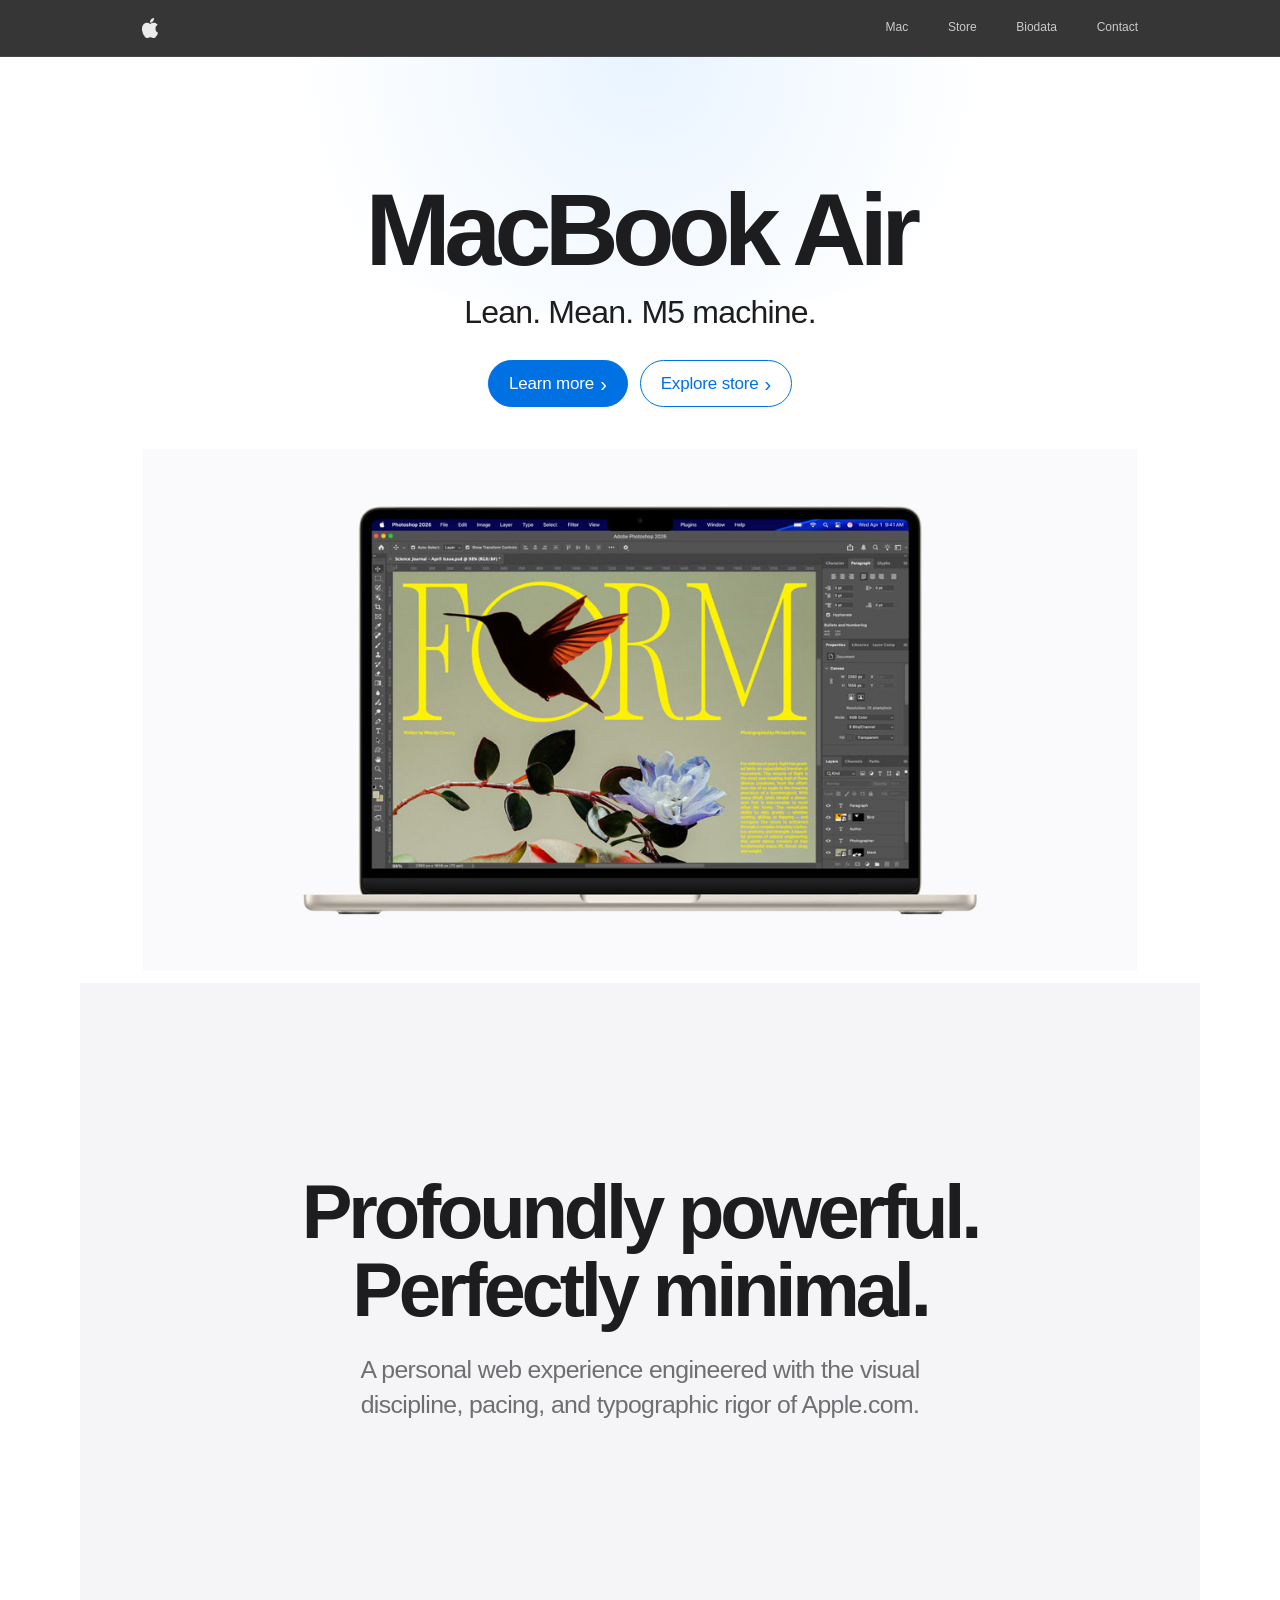
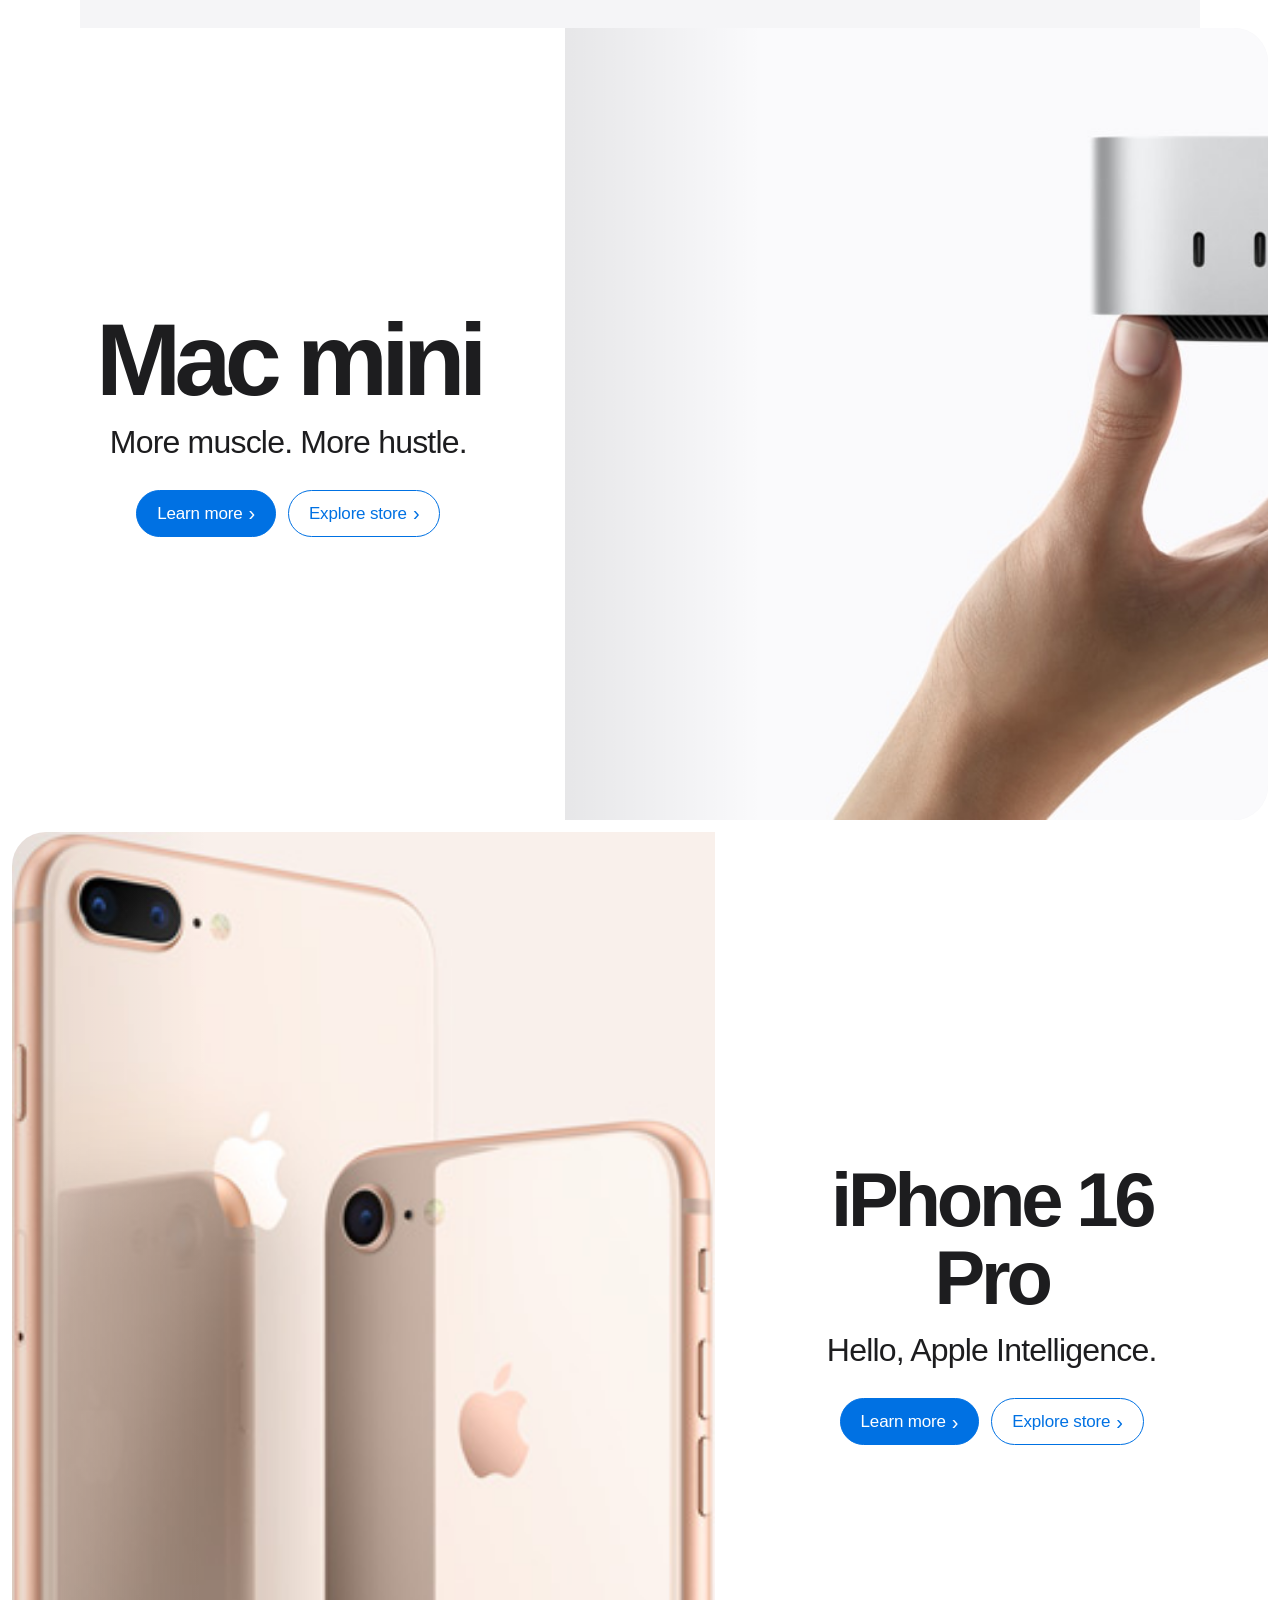
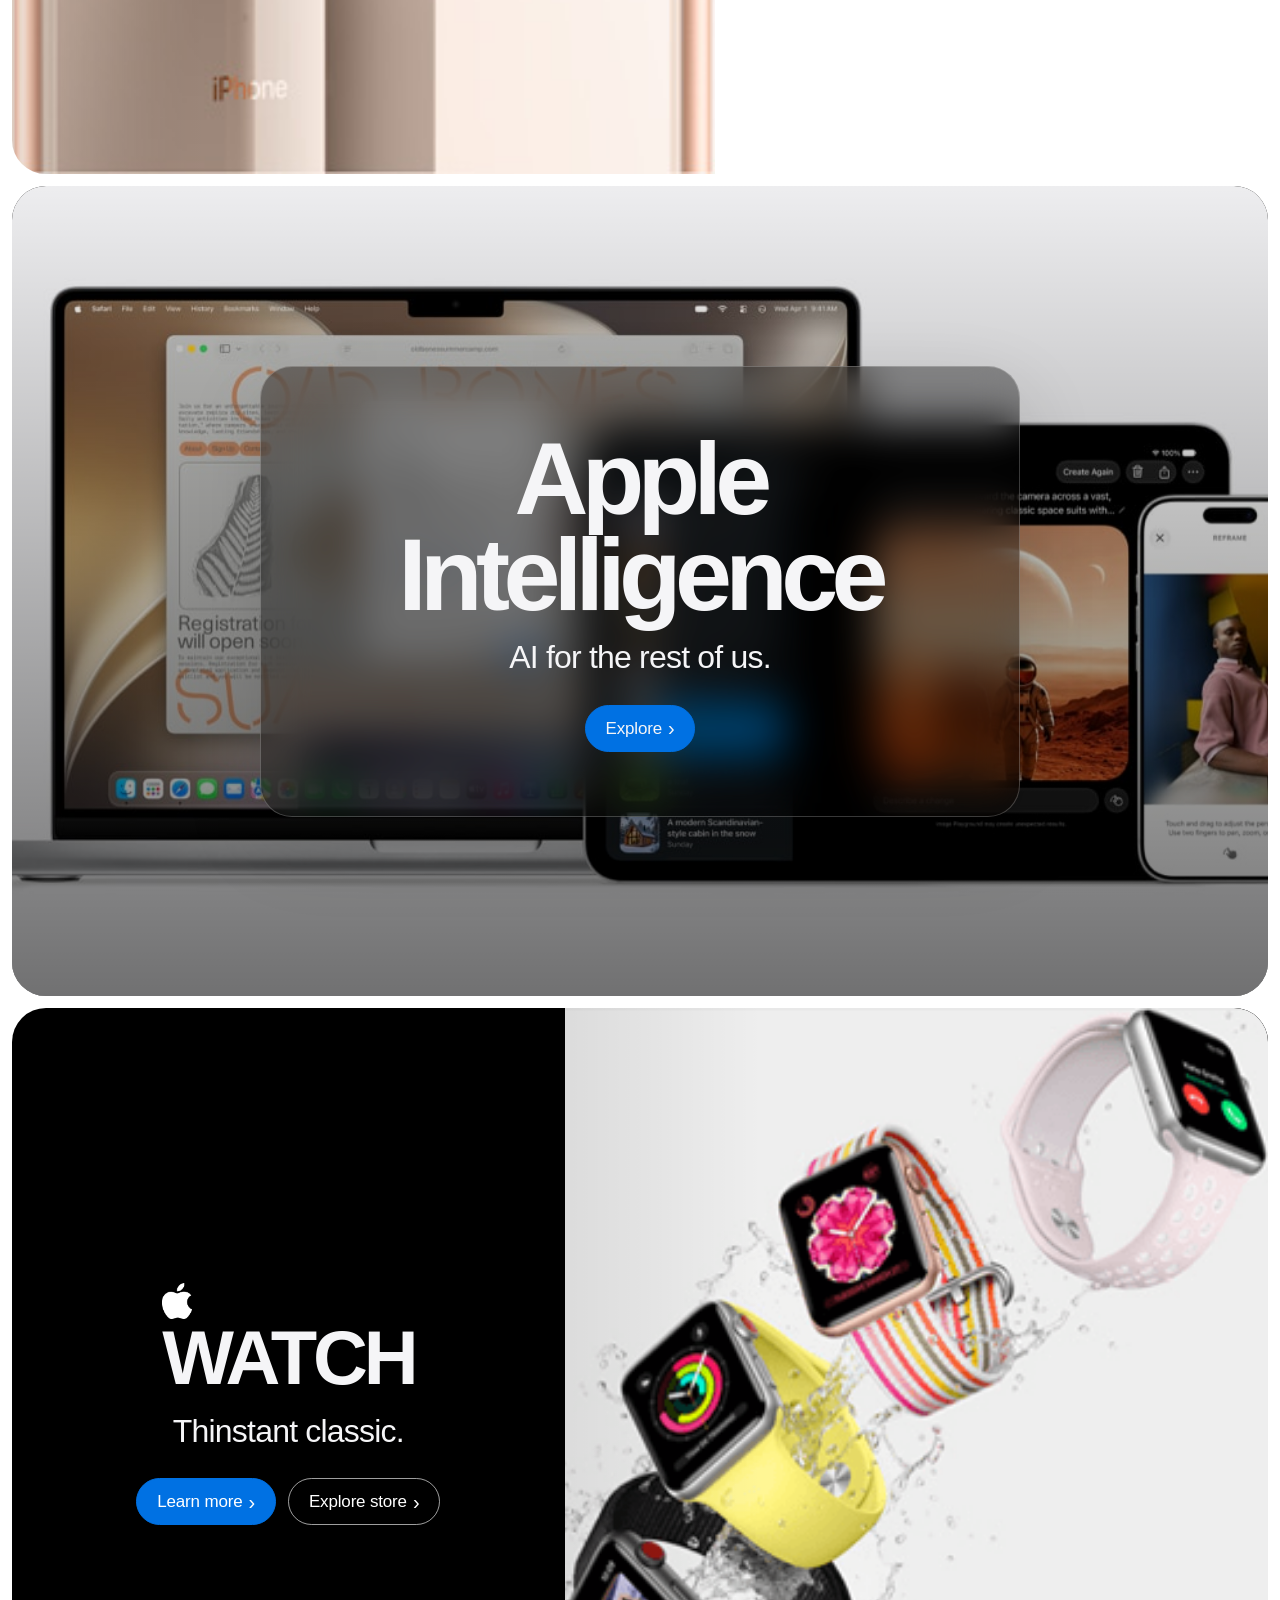
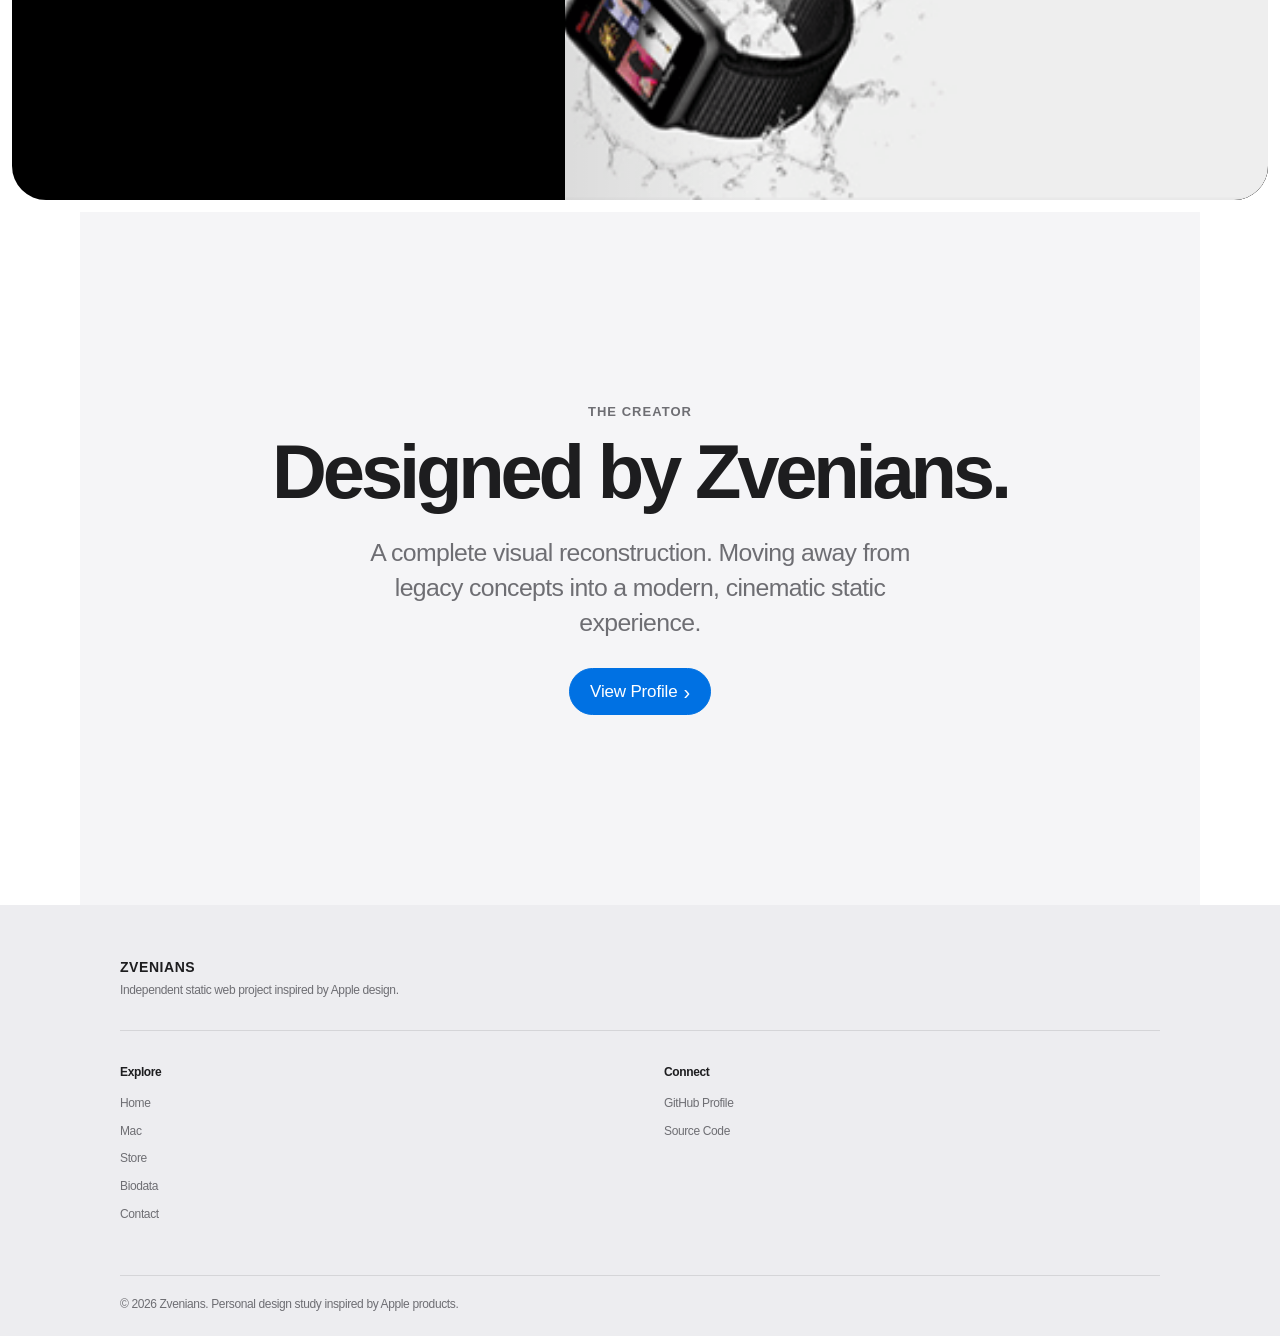
<file: index.html>
<!DOCTYPE html>
<html lang="en">
<head>
    <meta charset="utf-8">
    <meta name="viewport" content="width=device-width, initial-scale=1.0">
    <title>Zvenians - Apple Inspired Portfolio</title>
    <meta name="description" content="Zvenians: A personal web design study inspired by Apple's visual design language.">
    <meta name="theme-color" content="#ffffff">
    <link rel="icon" href="assets/images/applelogo.png">
    <link href="https://cdn.jsdelivr.net/npm/bootstrap@5.3.8/dist/css/bootstrap.min.css" rel="stylesheet" integrity="sha384-sRIl4kxILFvY47J16cr9ZwB07vP4J8+LH7qKQnuqkuIAvNWLzeN8tE5YBujZqJLB" crossorigin="anonymous">
    <link rel="stylesheet" href="css/styles.css">
</head>
<body class="theme-white">
    <nav class="navbar navbar-expand-lg global-nav" data-bs-theme="dark" aria-label="Primary navigation">
        <div class="container-xl">
            <a href="index.html" class="global-nav-brand" aria-label="Home">
                <img src="assets/images/applelogo.png" alt="Apple Logo">
            </a>
            <button class="navbar-toggler" type="button" data-bs-toggle="collapse" data-bs-target="#primaryNav" aria-controls="primaryNav" aria-expanded="false" aria-label="Toggle navigation">
                <span class="nav-menu-icon"></span>
            </button>
            <div class="collapse navbar-collapse justify-content-end" id="primaryNav">
                <div class="navbar-nav align-items-lg-center">
                    <a class="nav-link" href="mac.html">Mac</a>
                    <a class="nav-link" href="store.html">Store</a>
                    <a class="nav-link" href="biodata.html">Biodata</a>
                    <a class="nav-link" href="contact_us.html">Contact</a>
                </div>
            </div>
        </div>
    </nav>

    <main>
        
        <!-- 01 HERO: Option C - Text Top, Transparent Isolated Image Bottom -->
        <section class="hero-isolated theme-white">
            <div class="hero-isolated-copy">
                <h1 class="typography-hero-headline">MacBook Air</h1>
                <h3 class="typography-hero-subhead">Lean. Mean. M5 machine.</h3>
                <div class="cta-group">
                    <a href="mac.html" class="apple-link apple-link-large">Learn more</a>
                    <a href="store.html" class="apple-link apple-link-large">Explore store</a>
                </div>
            </div>
            <div class="hero-isolated-media">
                <!-- Product image -->
                <img src="assets/images/macbook-air-m5.jpg" alt="MacBook Air M5">
            </div>
        </section>

        <!-- 02 QUIET TYPOGRAPHY -->
        <section class="feature-section theme-light">
            <h2 class="typography-section-title">Profoundly powerful.<br>Perfectly minimal.</h2>
            <p class="typography-intro" style="margin-top: 24px; max-width: 600px; margin-left: auto; margin-right: auto;">
                A personal web experience engineered with the visual discipline, pacing, and typographic rigor of Apple.com.
            </p>
        </section>

        <!-- 03 LARGE CAMPAIGN: Option B - Split layout (0% collision risk) -->
        <section class="hero-split theme-white">
            <div class="hero-split-copy">
                <h2 class="typography-hero-headline">Mac mini</h2>
                <h3 class="typography-hero-subhead">More muscle. More hustle.</h3>
                <div class="cta-group">
                    <a href="mac.html" class="apple-link apple-link-large">Learn more</a>
                    <a href="store.html" class="apple-link apple-link-large">Explore store</a>
                </div>
            </div>
            <div class="hero-split-media" style="background-color: var(--bg-light);">
                <img src="assets/images/mac-mini-m6.jpg" alt="Mac mini M6" style="object-position: left center;">
            </div>
        </section>

        <!-- 04 SPLIT CAMPAIGN: Option B -->
        <section class="hero-split reversed theme-white">
            <div class="hero-split-copy">
                <h2 class="typography-section-title">iPhone 16 Pro</h2>
                <h3 class="typography-hero-subhead">Hello, Apple Intelligence.</h3>
                <div class="cta-group">
                    <a href="store.html" class="apple-link apple-link-large">Learn more</a>
                    <a href="store.html" class="apple-link apple-link-large">Explore store</a>
                </div>
            </div>
            <div class="hero-split-media">
                <img src="assets/images/iphone-16-pro.jpg" alt="iPhone 16 Pro">
            </div>
        </section>

        <!-- 05 IMMERSIVE IMAGE: Option D Full Bleed with Glass Overlay -->
        <section class="hero-bleed theme-dark">
            <img src="assets/images/apple-intelligence.jpg" alt="Apple Intelligence" class="hero-bleed-media">
            <div class="hero-bleed-overlay">
                <h2 class="typography-hero-headline">Apple Intelligence</h2>
                <h3 class="typography-hero-subhead">AI for the rest of us.</h3>
                <div class="cta-group">
                    <a href="mac.html" class="apple-link apple-link-large" style="color: var(--text-light);">Explore</a>
                </div>
            </div>
        </section>

        <!-- 06 DARK CAMPAIGN: Option B -->
        <section class="hero-split theme-dark">
            <div class="hero-split-copy">
                <h2 class="typography-section-title">
                    <img src="assets/images/applelogo.png" style="height: 36px; filter: brightness(0) invert(1); vertical-align: middle; margin-right: 4px;" alt="Apple">WATCH
                </h2>
                <h3 class="typography-hero-subhead">Thinstant classic.</h3>
                <div class="cta-group">
                    <a href="store.html" class="apple-link apple-link-large">Learn more</a>
                    <a href="store.html" class="apple-link apple-link-large">Explore store</a>
                </div>
            </div>
            <div class="hero-split-media">
                <img src="assets/images/apple-watch.jpg" alt="Apple Watch">
            </div>
        </section>

        <!-- 07 ZVENIANS IDENTITY -->
        <section class="feature-section theme-light">
            <span class="typography-eyebrow">The Creator</span>
            <h2 class="typography-section-title">Designed by Zvenians.</h2>
            <p class="typography-intro" style="margin-top: 24px; max-width: 600px; margin-left: auto; margin-right: auto;">
                A complete visual reconstruction. Moving away from legacy concepts into a modern, cinematic static experience.
            </p>
            <div class="cta-group">
                <a href="biodata.html" class="apple-link apple-link-large">View Profile</a>
            </div>
        </section>

    </main>

    <footer class="site-footer">
        <div class="site-footer-content">
            <div class="footer-intro">
                <p><strong>ZVENIANS</strong></p>
                <p>Independent static web project inspired by Apple design.</p>
            </div>
            
            <div class="footer-directory">
                <div class="footer-column">
                    <h3>Explore</h3>
                    <ul>
                        <li><a href="index.html">Home</a></li>
                        <li><a href="mac.html">Mac</a></li>
                        <li><a href="store.html">Store</a></li>
                        <li><a href="biodata.html">Biodata</a></li>
                        <li><a href="contact_us.html">Contact</a></li>
                    </ul>
                </div>
                <div class="footer-column">
                    <h3>Connect</h3>
                    <ul>
                        <li><a href="https://github.com/zvenians" target="_blank" rel="noopener">GitHub Profile</a></li>
                        <li><a href="https://github.com/zvenians/zvenians.github.io" target="_blank" rel="noopener">Source Code</a></li>
                    </ul>
                </div>
            </div>
            
            <div class="footer-bottom">
                <div>&copy; 2026 Zvenians. Personal design study inspired by Apple products.</div>
            </div>
        </div>
    </footer>
    <script src="https://cdn.jsdelivr.net/npm/bootstrap@5.3.8/dist/js/bootstrap.bundle.min.js" integrity="sha384-FKyoEForCGlyvwx9Hj09JcYn3nv7wiPVlz7YYwJrWVcXK/BmnVDxM+D2scQbITxI" crossorigin="anonymous"></script>
</body>
</html>
</file>
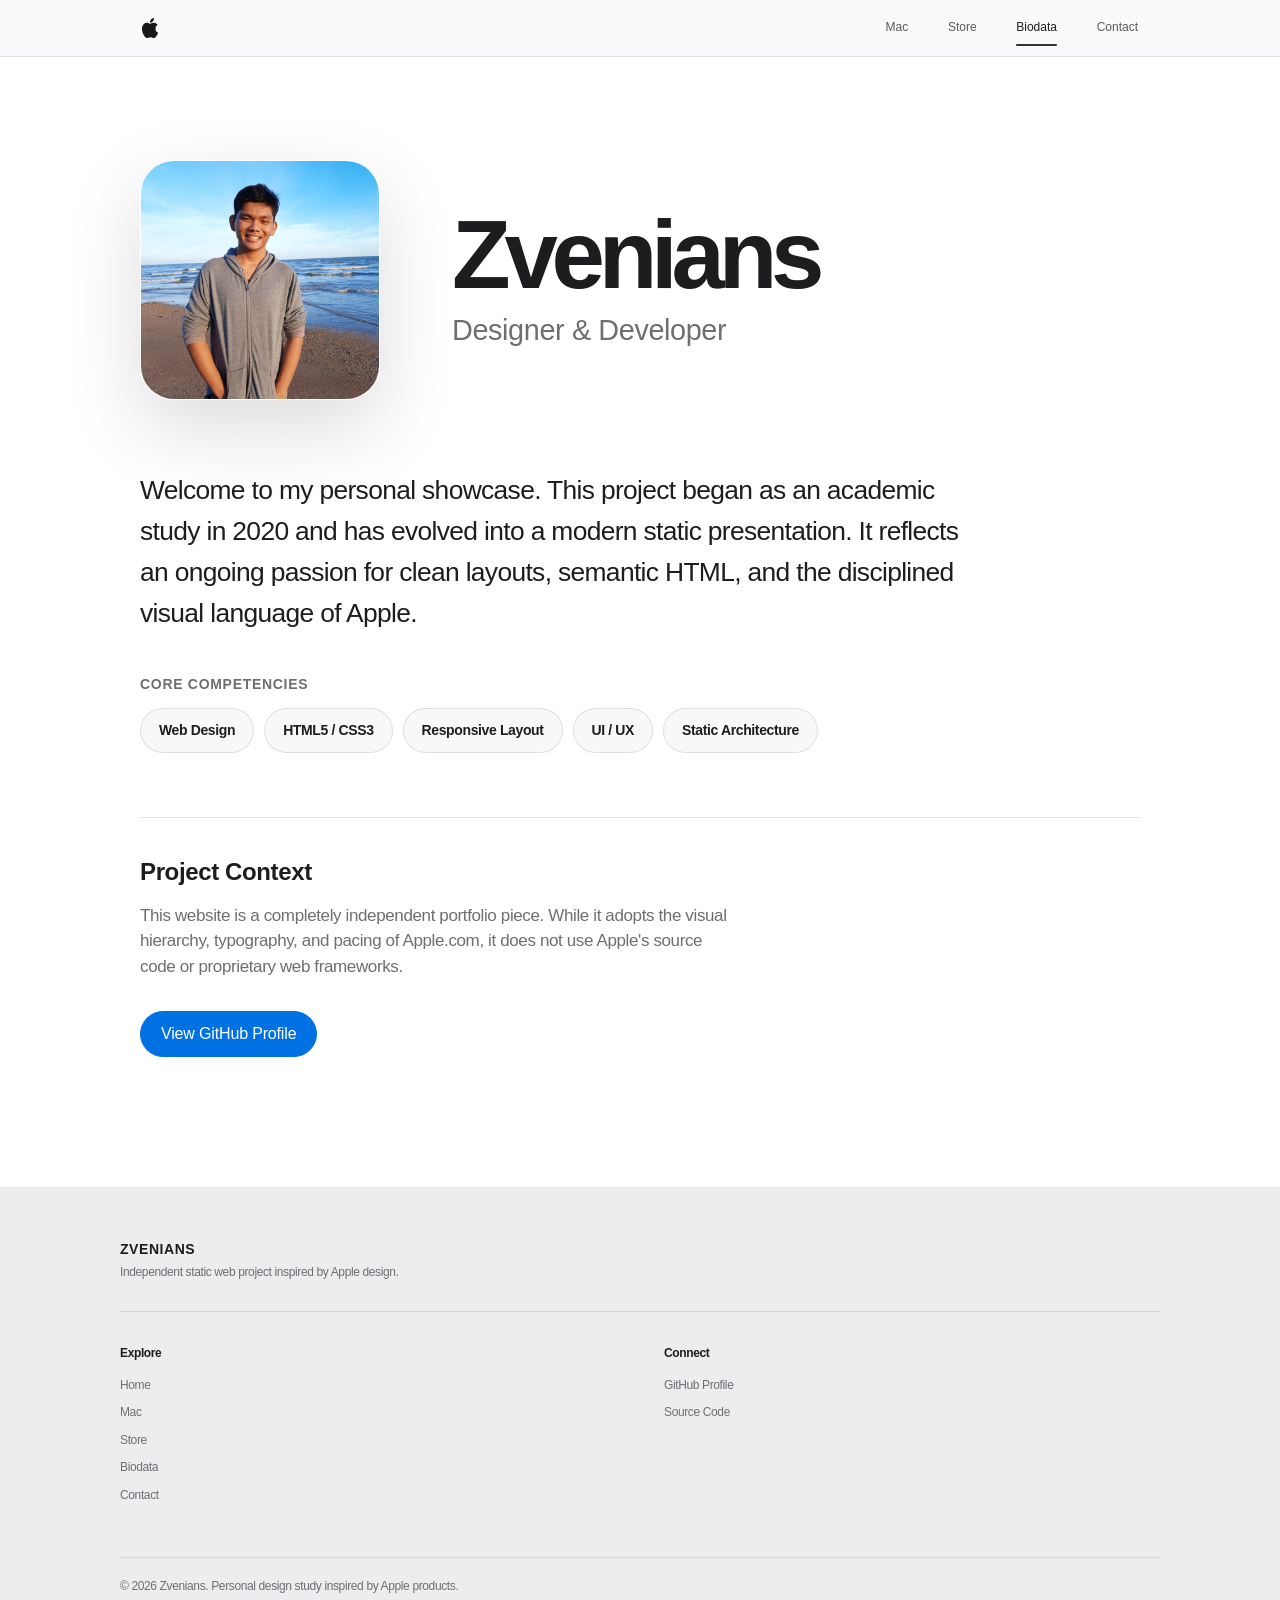
<file: biodata.html>
<!DOCTYPE html>
<html lang="en">
<head>
    <meta charset="utf-8">
    <meta name="viewport" content="width=device-width, initial-scale=1.0">
    <title>Biodata - Zvenians</title>
    <meta name="description" content="Zvenians Biodata and Profile. Designer & Developer.">
    <meta name="theme-color" content="#ffffff">
    <link rel="icon" href="assets/images/applelogo.png">
    <link href="https://cdn.jsdelivr.net/npm/bootstrap@5.3.8/dist/css/bootstrap.min.css" rel="stylesheet" integrity="sha384-sRIl4kxILFvY47J16cr9ZwB07vP4J8+LH7qKQnuqkuIAvNWLzeN8tE5YBujZqJLB" crossorigin="anonymous">
    <link rel="stylesheet" href="css/styles.css">
</head>
<body class="theme-white">
    <nav class="navbar navbar-expand-lg global-nav nav-light" aria-label="Primary navigation">
        <div class="container-xl">
            <a href="index.html" class="global-nav-brand" aria-label="Home">
                <img src="assets/images/applelogo.png" alt="Apple Logo">
            </a>
            <button class="navbar-toggler" type="button" data-bs-toggle="collapse" data-bs-target="#primaryNav" aria-controls="primaryNav" aria-expanded="false" aria-label="Toggle navigation">
                <span class="nav-menu-icon"></span>
            </button>
            <div class="collapse navbar-collapse justify-content-end" id="primaryNav">
                <div class="navbar-nav align-items-lg-center">
                    <a class="nav-link" href="mac.html">Mac</a>
                    <a class="nav-link" href="store.html">Store</a>
                    <a class="nav-link active" aria-current="page" href="biodata.html">Biodata</a>
                    <a class="nav-link" href="contact_us.html">Contact</a>
                </div>
            </div>
        </div>
    </nav>

    <main class="profile-section">
        <div class="profile-header">
            <img src="assets/images/IMG_4488.JPG" alt="Zvenians Portrait" class="profile-portrait">
            <div class="profile-title-block">
                <h1>Zvenians</h1>
                <p>Designer & Developer</p>
            </div>
        </div>
        
        <div class="profile-bio">
            Welcome to my personal showcase. This project began as an academic study in 2020 and has evolved into a modern static presentation. It reflects an ongoing passion for clean layouts, semantic HTML, and the disciplined visual language of Apple.
        </div>

        <h3 style="font-size: 14px; font-weight: 600; letter-spacing: 0.05em; text-transform: uppercase; color: var(--text-gray); margin-bottom: 16px;">Core Competencies</h3>
        <div class="profile-skills">
            <span class="skill-badge">Web Design</span>
            <span class="skill-badge">HTML5 / CSS3</span>
            <span class="skill-badge">Responsive Layout</span>
            <span class="skill-badge">UI / UX</span>
            <span class="skill-badge">Static Architecture</span>
        </div>

        <div style="margin-top: 60px; padding-top: 40px; border-top: 1px solid var(--border-light);">
            <h3 style="font-size: 24px; font-weight: 600; margin-bottom: 16px;">Project Context</h3>
            <p style="font-size: 17px; color: var(--text-gray); line-height: 1.5; max-width: 600px; margin-bottom: 32px;">
                This website is a completely independent portfolio piece. While it adopts the visual hierarchy, typography, and pacing of Apple.com, it does not use Apple's source code or proprietary web frameworks.
            </p>
            <a href="https://github.com/zvenians" class="cta-button" target="_blank" rel="noopener">View GitHub Profile</a>
        </div>
    </main>

    <footer class="site-footer">
        <div class="site-footer-content">
            <div class="footer-intro">
                <p><strong>ZVENIANS</strong></p>
                <p>Independent static web project inspired by Apple design.</p>
            </div>
            
            <div class="footer-directory">
                <div class="footer-column">
                    <h3>Explore</h3>
                    <ul>
                        <li><a href="index.html">Home</a></li>
                        <li><a href="mac.html">Mac</a></li>
                        <li><a href="store.html">Store</a></li>
                        <li><a href="biodata.html">Biodata</a></li>
                        <li><a href="contact_us.html">Contact</a></li>
                    </ul>
                </div>
                <div class="footer-column">
                    <h3>Connect</h3>
                    <ul>
                        <li><a href="https://github.com/zvenians" target="_blank" rel="noopener">GitHub Profile</a></li>
                        <li><a href="https://github.com/zvenians/zvenians.github.io" target="_blank" rel="noopener">Source Code</a></li>
                    </ul>
                </div>
            </div>
            
            <div class="footer-bottom">
                <div>&copy; 2026 Zvenians. Personal design study inspired by Apple products.</div>
            </div>
        </div>
    </footer>
    <script src="https://cdn.jsdelivr.net/npm/bootstrap@5.3.8/dist/js/bootstrap.bundle.min.js" integrity="sha384-FKyoEForCGlyvwx9Hj09JcYn3nv7wiPVlz7YYwJrWVcXK/BmnVDxM+D2scQbITxI" crossorigin="anonymous"></script>
</body>
</html>
</file>
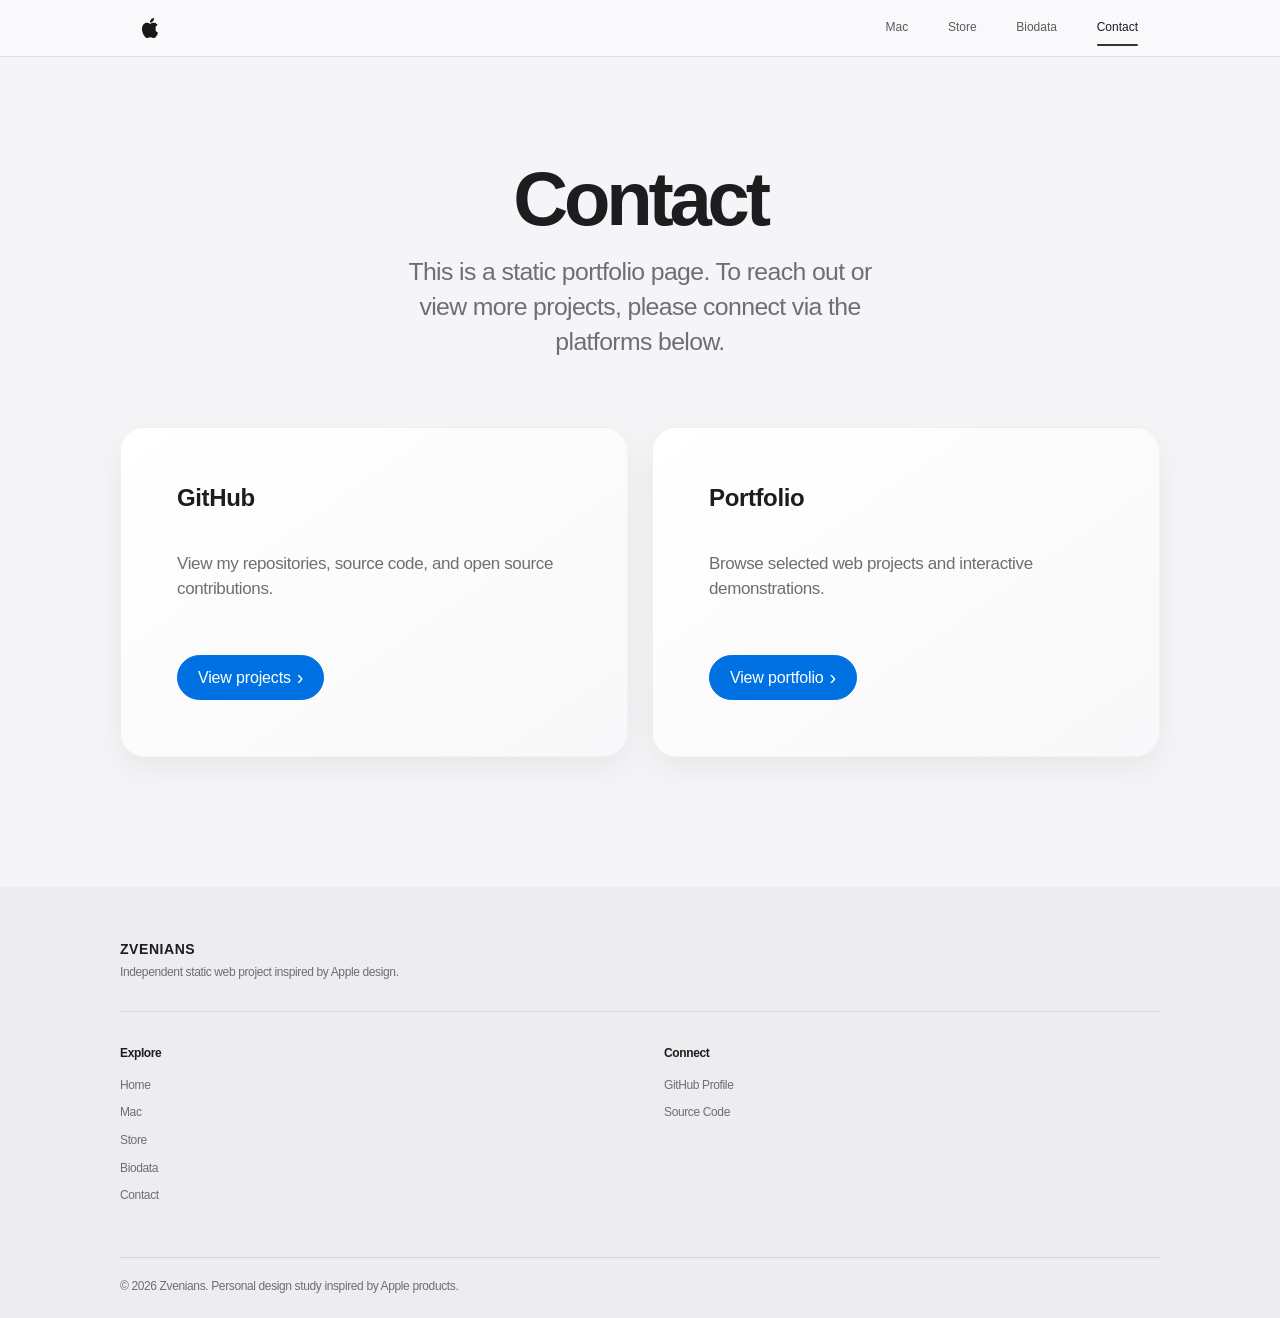
<file: contact_us.html>
<!DOCTYPE html>
<html lang="en">
<head>
    <meta charset="utf-8">
    <meta name="viewport" content="width=device-width, initial-scale=1.0">
    <title>Contact - Zvenians</title>
    <meta name="description" content="Contact Zvenians. Independent designer and developer.">
    <meta name="theme-color" content="#f5f5f7">
    <link rel="icon" href="assets/images/applelogo.png">
    <link href="https://cdn.jsdelivr.net/npm/bootstrap@5.3.8/dist/css/bootstrap.min.css" rel="stylesheet" integrity="sha384-sRIl4kxILFvY47J16cr9ZwB07vP4J8+LH7qKQnuqkuIAvNWLzeN8tE5YBujZqJLB" crossorigin="anonymous">
    <link rel="stylesheet" href="css/styles.css">
</head>
<body class="theme-light">
    <nav class="navbar navbar-expand-lg global-nav nav-light" aria-label="Primary navigation">
        <div class="container-xl">
            <a href="index.html" class="global-nav-brand" aria-label="Home">
                <img src="assets/images/applelogo.png" alt="Apple Logo">
            </a>
            <button class="navbar-toggler" type="button" data-bs-toggle="collapse" data-bs-target="#primaryNav" aria-controls="primaryNav" aria-expanded="false" aria-label="Toggle navigation">
                <span class="nav-menu-icon"></span>
            </button>
            <div class="collapse navbar-collapse justify-content-end" id="primaryNav">
                <div class="navbar-nav align-items-lg-center">
                    <a class="nav-link" href="mac.html">Mac</a>
                    <a class="nav-link" href="store.html">Store</a>
                    <a class="nav-link" href="biodata.html">Biodata</a>
                    <a class="nav-link active" aria-current="page" href="contact_us.html">Contact</a>
                </div>
            </div>
        </div>
    </nav>

    <main class="contact-section">
        <h1 class="typography-section-title" style="color: #1d1d1f; margin-bottom: 16px;">Contact</h1>
        <p class="typography-intro" style="font-weight: 400; color: var(--text-gray); max-width: 500px; margin: 0 auto;">
            This is a static portfolio page. To reach out or view more projects, please connect via the platforms below.
        </p>

        <div class="contact-grid">
            <div class="contact-card">
                <h3 style="font-size: 24px; font-weight: 600; color: #1d1d1f; margin-bottom: 8px;">GitHub</h3>
                <p style="font-size: 17px; color: var(--text-gray); margin-bottom: 24px;">View my repositories, source code, and open source contributions.</p>
                <a href="https://github.com/zvenians" class="apple-link" target="_blank" rel="noopener">View projects</a>
            </div>

            <div class="contact-card">
                <h3 style="font-size: 24px; font-weight: 600; color: #1d1d1f; margin-bottom: 8px;">Portfolio</h3>
                <p style="font-size: 17px; color: var(--text-gray); margin-bottom: 24px;">Browse selected web projects and interactive demonstrations.</p>
                <a href="https://portfolio-kevins.vercel.app" class="apple-link" target="_blank" rel="noopener noreferrer">View portfolio</a>
            </div>
        </div>
    </main>

    <footer class="site-footer">
        <div class="site-footer-content">
            <div class="footer-intro">
                <p><strong>ZVENIANS</strong></p>
                <p>Independent static web project inspired by Apple design.</p>
            </div>
            
            <div class="footer-directory">
                <div class="footer-column">
                    <h3>Explore</h3>
                    <ul>
                        <li><a href="index.html">Home</a></li>
                        <li><a href="mac.html">Mac</a></li>
                        <li><a href="store.html">Store</a></li>
                        <li><a href="biodata.html">Biodata</a></li>
                        <li><a href="contact_us.html">Contact</a></li>
                    </ul>
                </div>
                <div class="footer-column">
                    <h3>Connect</h3>
                    <ul>
                        <li><a href="https://github.com/zvenians" target="_blank" rel="noopener">GitHub Profile</a></li>
                        <li><a href="https://github.com/zvenians/zvenians.github.io" target="_blank" rel="noopener">Source Code</a></li>
                    </ul>
                </div>
            </div>
            
            <div class="footer-bottom">
                <div>&copy; 2026 Zvenians. Personal design study inspired by Apple products.</div>
            </div>
        </div>
    </footer>
    <script src="https://cdn.jsdelivr.net/npm/bootstrap@5.3.8/dist/js/bootstrap.bundle.min.js" integrity="sha384-FKyoEForCGlyvwx9Hj09JcYn3nv7wiPVlz7YYwJrWVcXK/BmnVDxM+D2scQbITxI" crossorigin="anonymous"></script>
</body>
</html>
</file>
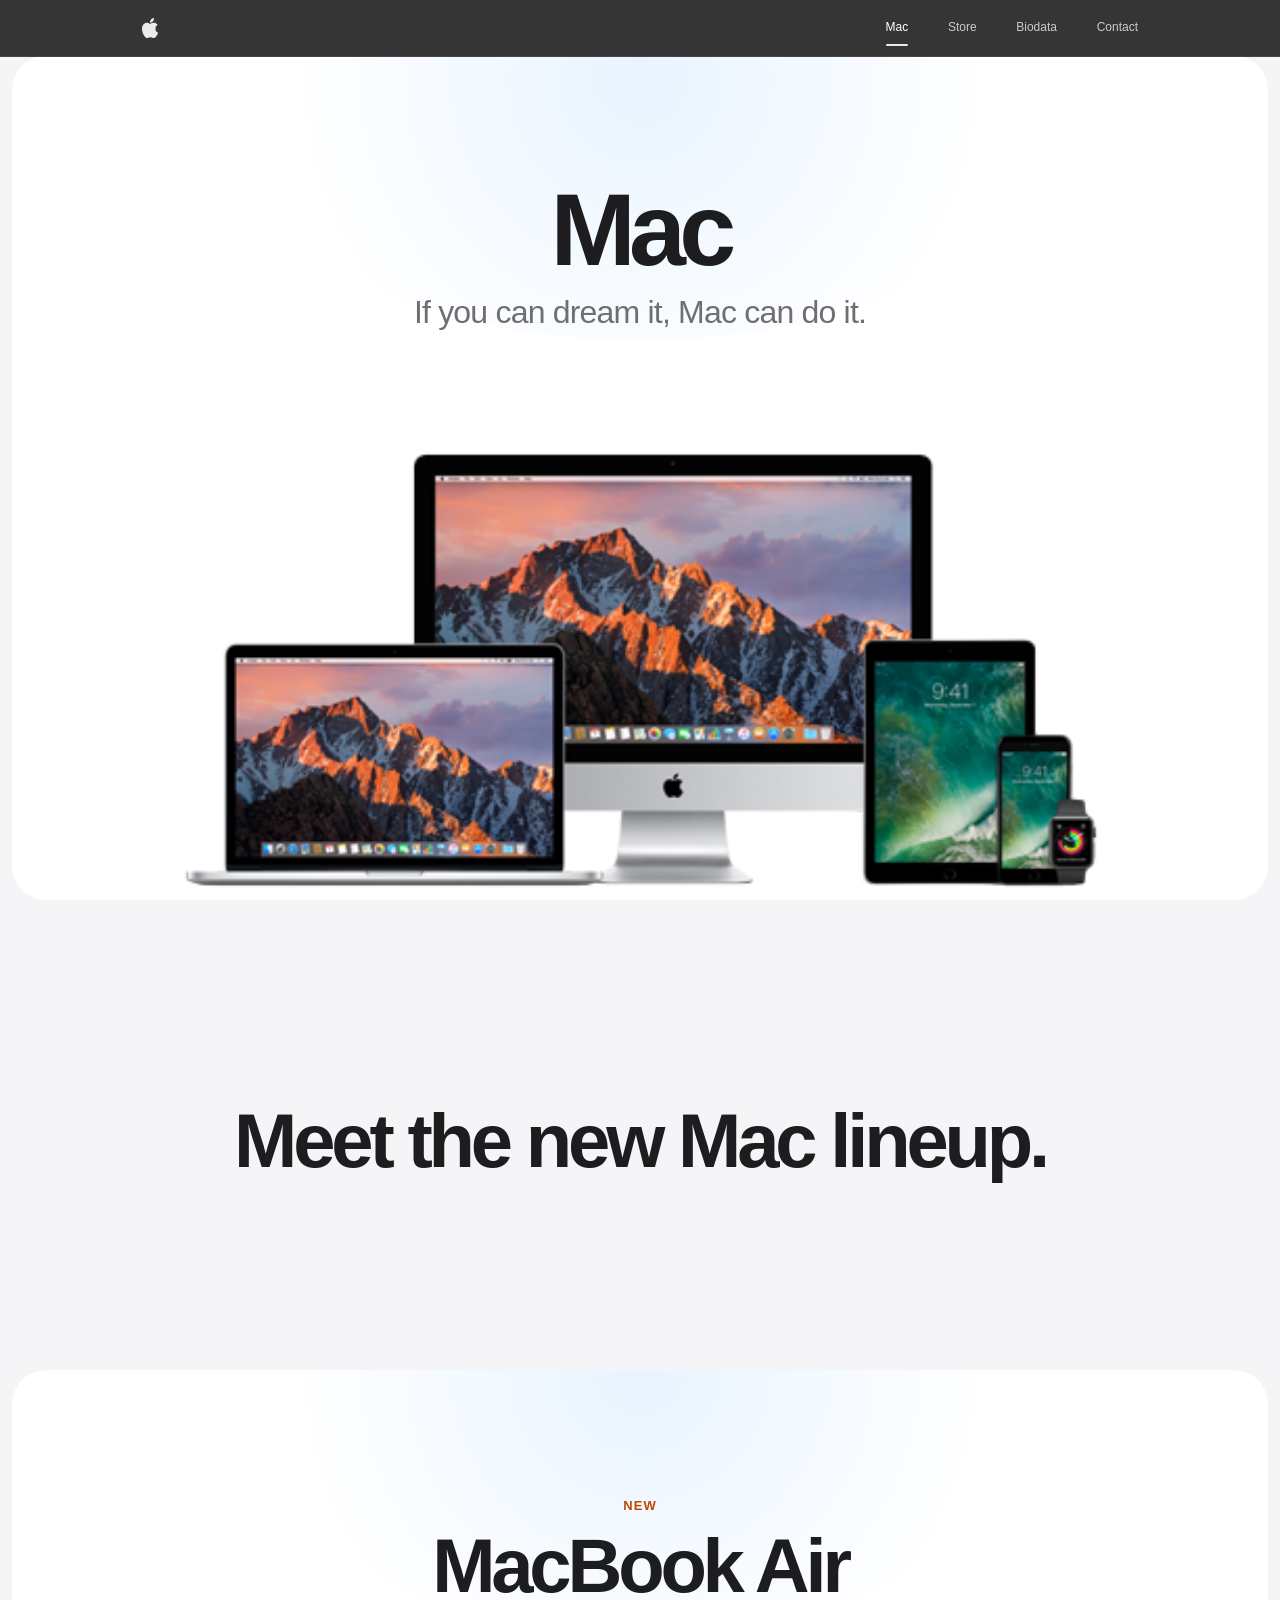
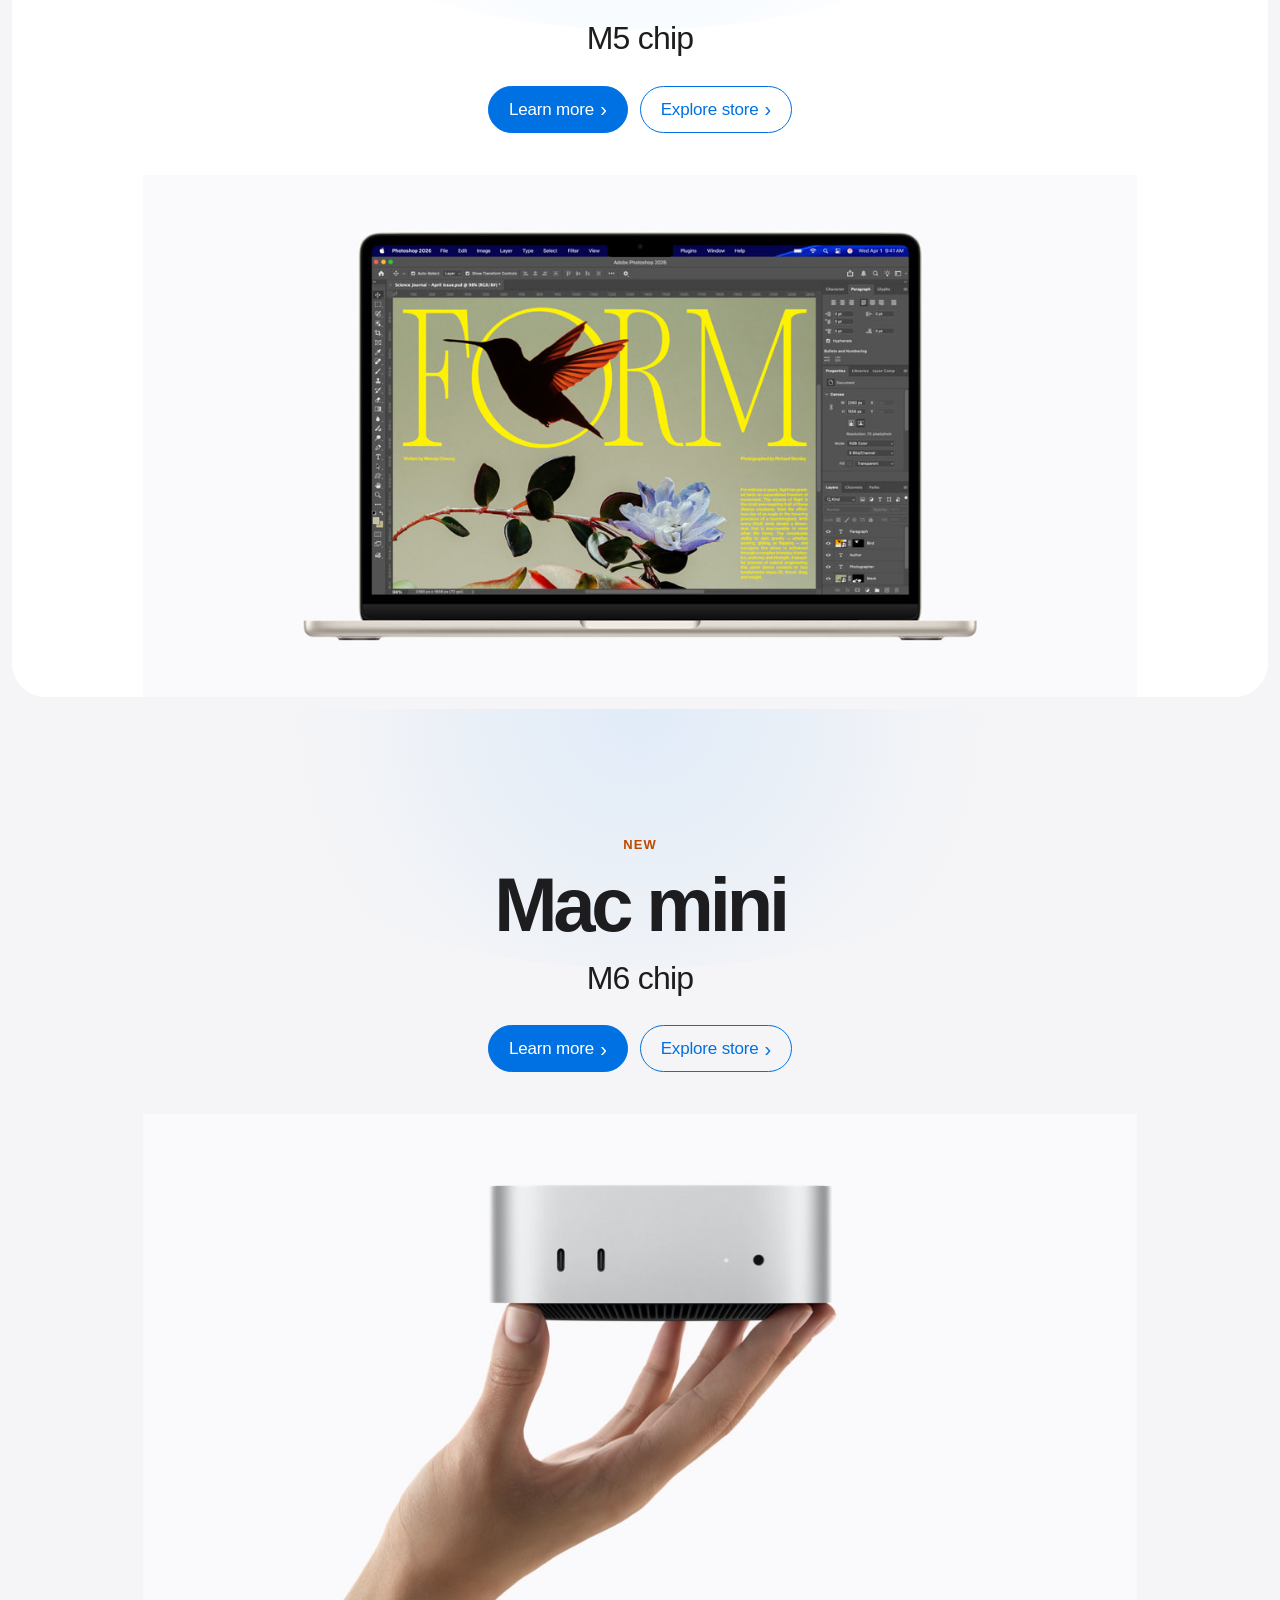
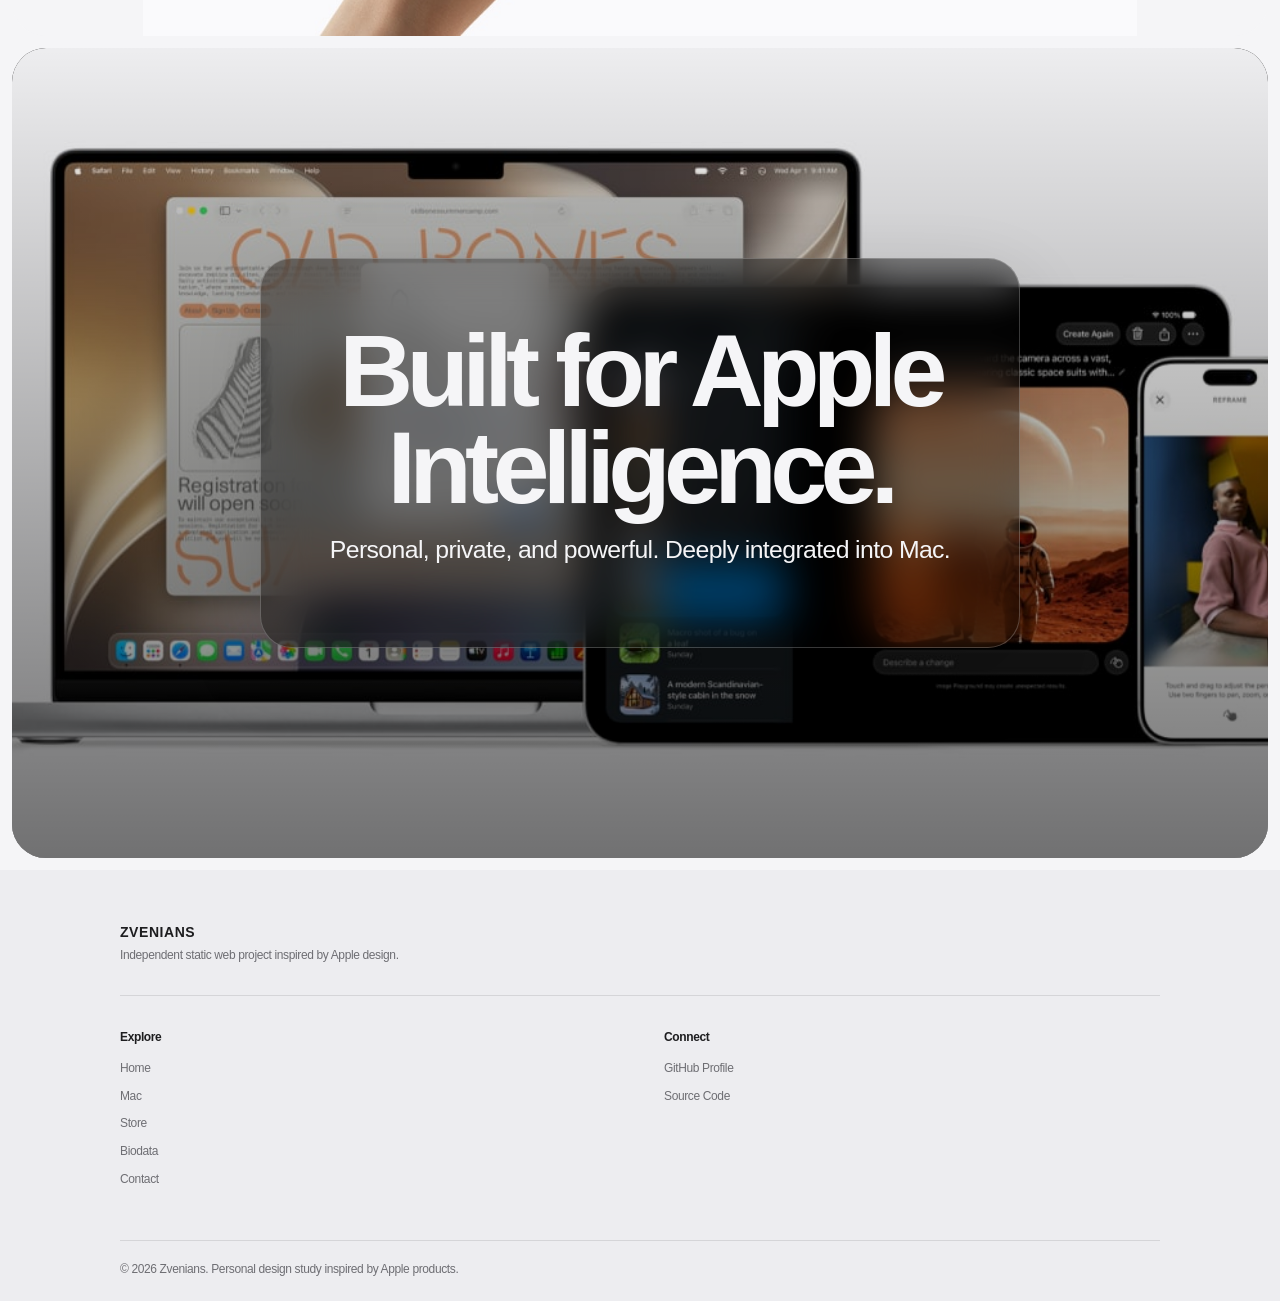
<file: mac.html>
<!DOCTYPE html>
<html lang="en">
<head>
    <meta charset="utf-8">
    <meta name="viewport" content="width=device-width, initial-scale=1.0">
    <title>Mac - Zvenians</title>
    <meta name="description" content="Explore the Mac lineup concept. Designed by Zvenians.">
    <meta name="theme-color" content="#f5f5f7">
    <link rel="icon" href="assets/images/applelogo.png">
    <link href="https://cdn.jsdelivr.net/npm/bootstrap@5.3.8/dist/css/bootstrap.min.css" rel="stylesheet" integrity="sha384-sRIl4kxILFvY47J16cr9ZwB07vP4J8+LH7qKQnuqkuIAvNWLzeN8tE5YBujZqJLB" crossorigin="anonymous">
    <link rel="stylesheet" href="css/styles.css">
</head>
<body class="theme-light">
    <nav class="navbar navbar-expand-lg global-nav" data-bs-theme="dark" aria-label="Primary navigation">
        <div class="container-xl">
            <a href="index.html" class="global-nav-brand" aria-label="Home">
                <img src="assets/images/applelogo.png" alt="Apple Logo">
            </a>
            <button class="navbar-toggler" type="button" data-bs-toggle="collapse" data-bs-target="#primaryNav" aria-controls="primaryNav" aria-expanded="false" aria-label="Toggle navigation">
                <span class="nav-menu-icon"></span>
            </button>
            <div class="collapse navbar-collapse justify-content-end" id="primaryNav">
                <div class="navbar-nav align-items-lg-center">
                    <a class="nav-link active" aria-current="page" href="mac.html">Mac</a>
                    <a class="nav-link" href="store.html">Store</a>
                    <a class="nav-link" href="biodata.html">Biodata</a>
                    <a class="nav-link" href="contact_us.html">Contact</a>
                </div>
            </div>
        </div>
    </nav>

    <main>
        
        <!-- Mac Launch Section (Option C) -->
        <section class="hero-isolated theme-light" style="background-color: var(--bg-white);">
            <div class="hero-isolated-copy">
                <h1 class="typography-hero-headline">Mac</h1>
                <h2 class="typography-hero-subhead" style="color: var(--text-gray);">If you can dream it, Mac can do it.</h2>
            </div>
            <div class="hero-isolated-media" style="max-width: 1000px; padding: 0 40px;">
                <img src="assets/images/mac-family.png" alt="Mac Family">
            </div>
        </section>

        <!-- New Products Introduction -->
        <section class="feature-section theme-light">
            <h2 class="typography-section-title">Meet the new Mac lineup.</h2>
        </section>

        <!-- MacBook Air (Option C Isolated) -->
        <section class="hero-isolated theme-white">
            <div class="hero-isolated-copy">
                <span class="typography-eyebrow" style="color: #bf4800;">New</span>
                <h3 class="typography-section-title">MacBook Air</h3>
                <p class="typography-hero-subhead">M5 chip</p>
                <div class="cta-group">
                    <a href="store.html" class="apple-link apple-link-large">Learn more</a>
                    <a href="store.html" class="apple-link apple-link-large">Explore store</a>
                </div>
            </div>
            <div class="hero-isolated-media">
                <img src="assets/images/macbook-air-m5.jpg" alt="MacBook Air M5">
            </div>
        </section>

        <!-- Mac mini (Option C Isolated) -->
        <section class="hero-isolated theme-light">
            <div class="hero-isolated-copy">
                <span class="typography-eyebrow" style="color: #bf4800;">New</span>
                <h3 class="typography-section-title">Mac mini</h3>
                <p class="typography-hero-subhead">M6 chip</p>
                <div class="cta-group">
                    <a href="store.html" class="apple-link apple-link-large">Learn more</a>
                    <a href="store.html" class="apple-link apple-link-large">Explore store</a>
                </div>
            </div>
            <div class="hero-isolated-media">
                <img src="assets/images/mac-mini-m6.jpg" alt="Mac mini M6">
            </div>
        </section>
        
        <!-- Apple Intelligence (Option D Full Bleed with Glass) -->
        <section class="hero-bleed theme-dark">
            <img src="assets/images/apple-intelligence.jpg" alt="Apple Intelligence" class="hero-bleed-media">
            <div class="hero-bleed-overlay">
                <h2 class="typography-hero-headline">Built for Apple Intelligence.</h2>
                <p class="typography-intro" style="color: var(--text-light); margin-top: 16px;">
                    Personal, private, and powerful. Deeply integrated into Mac.
                </p>
                
            </div>
        </section>

    </main>

    <footer class="site-footer">
        <div class="site-footer-content">
            <div class="footer-intro">
                <p><strong>ZVENIANS</strong></p>
                <p>Independent static web project inspired by Apple design.</p>
            </div>
            
            <div class="footer-directory">
                <div class="footer-column">
                    <h3>Explore</h3>
                    <ul>
                        <li><a href="index.html">Home</a></li>
                        <li><a href="mac.html">Mac</a></li>
                        <li><a href="store.html">Store</a></li>
                        <li><a href="biodata.html">Biodata</a></li>
                        <li><a href="contact_us.html">Contact</a></li>
                    </ul>
                </div>
                <div class="footer-column">
                    <h3>Connect</h3>
                    <ul>
                        <li><a href="https://github.com/zvenians" target="_blank" rel="noopener">GitHub Profile</a></li>
                        <li><a href="https://github.com/zvenians/zvenians.github.io" target="_blank" rel="noopener">Source Code</a></li>
                    </ul>
                </div>
            </div>
            
            <div class="footer-bottom">
                <div>&copy; 2026 Zvenians. Personal design study inspired by Apple products.</div>
            </div>
        </div>
    </footer>
    <script src="https://cdn.jsdelivr.net/npm/bootstrap@5.3.8/dist/js/bootstrap.bundle.min.js" integrity="sha384-FKyoEForCGlyvwx9Hj09JcYn3nv7wiPVlz7YYwJrWVcXK/BmnVDxM+D2scQbITxI" crossorigin="anonymous"></script>
</body>
</html>
</file>
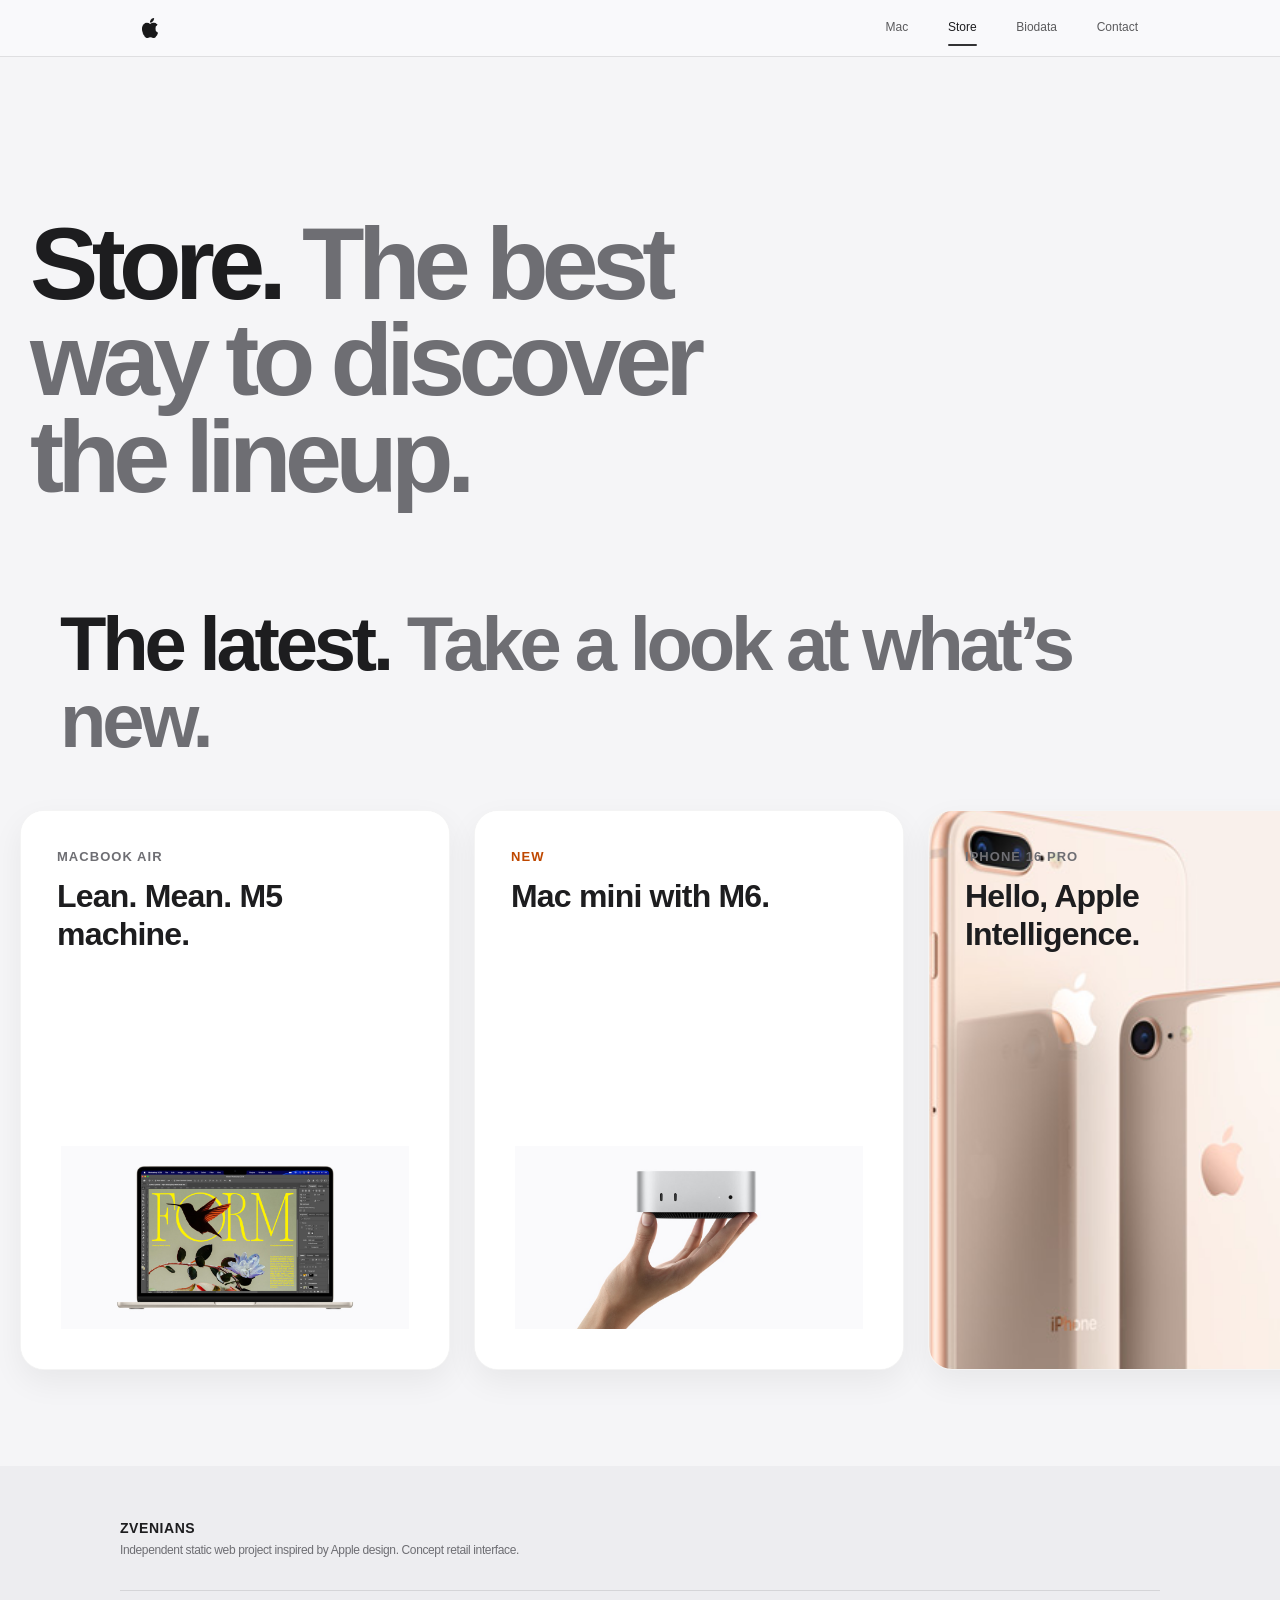
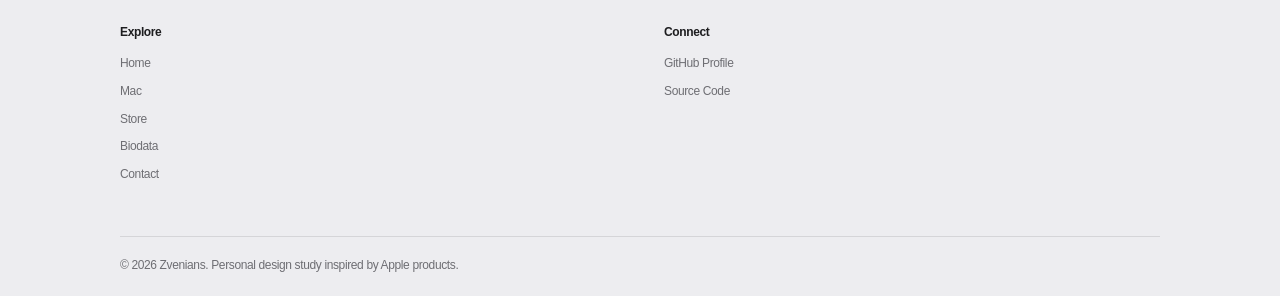
<file: store.html>
<!DOCTYPE html>
<html lang="en">
<head>
    <meta charset="utf-8">
    <meta name="viewport" content="width=device-width, initial-scale=1.0">
    <title>Store - Zvenians</title>
    <meta name="description" content="Store concept by Zvenians. The best way to buy the products you love.">
    <meta name="theme-color" content="#f5f5f7">
    <link rel="icon" href="assets/images/applelogo.png">
    <link href="https://cdn.jsdelivr.net/npm/bootstrap@5.3.8/dist/css/bootstrap.min.css" rel="stylesheet" integrity="sha384-sRIl4kxILFvY47J16cr9ZwB07vP4J8+LH7qKQnuqkuIAvNWLzeN8tE5YBujZqJLB" crossorigin="anonymous">
    <link rel="stylesheet" href="css/styles.css">
</head>
<body class="theme-light">
    <nav class="navbar navbar-expand-lg global-nav nav-light" aria-label="Primary navigation">
        <div class="container-xl">
            <a href="index.html" class="global-nav-brand" aria-label="Home">
                <img src="assets/images/applelogo.png" alt="Apple Logo">
            </a>
            <button class="navbar-toggler" type="button" data-bs-toggle="collapse" data-bs-target="#primaryNav" aria-controls="primaryNav" aria-expanded="false" aria-label="Toggle navigation">
                <span class="nav-menu-icon"></span>
            </button>
            <div class="collapse navbar-collapse justify-content-end" id="primaryNav">
                <div class="navbar-nav align-items-lg-center">
                    <a class="nav-link" href="mac.html">Mac</a>
                    <a class="nav-link active" aria-current="page" href="store.html">Store</a>
                    <a class="nav-link" href="biodata.html">Biodata</a>
                    <a class="nav-link" href="contact_us.html">Contact</a>
                </div>
            </div>
        </div>
    </nav>

    <main>
        
        <div class="store-header">
            <h1 class="typography-hero-headline" style="color: #1d1d1f; max-width: 800px;">
                Store. <span style="color: var(--text-gray);">The best way to discover the lineup.</span>
            </h1>
        </div>

        <h2 class="typography-section-title" style="max-width: 1200px; margin: 0 auto 32px; padding: 0 20px;">
            The latest. <span style="color: var(--text-gray);">Take a look at what’s new.</span>
        </h2>
        
        <!-- Apple style horizontal scroll tiles -->
        <div class="store-strip">
            
            <div class="store-tile">
                <div class="store-tile-copy">
                    <span class="typography-eyebrow">MacBook Air</span>
                    <h3 class="typography-hero-subhead" style="margin-top: 4px; font-weight: 600;">Lean. Mean. M5 machine.</h3>
                </div>
                <img src="assets/images/macbook-air-m5.jpg" alt="MacBook Air" class="store-tile-media" style="object-fit: contain; object-position: bottom; background-color: var(--bg-white); padding: 40px;">
            </div>

            <div class="store-tile">
                <div class="store-tile-copy">
                    <span class="typography-eyebrow" style="color: #bf4800;">New</span>
                    <h3 class="typography-hero-subhead" style="margin-top: 4px; font-weight: 600;">Mac mini with M6.</h3>
                </div>
                <img src="assets/images/mac-mini-m6.jpg" alt="Mac mini" class="store-tile-media" style="object-fit: contain; object-position: bottom; background-color: var(--bg-white); padding: 40px;">
            </div>

            <div class="store-tile">
                <div class="store-tile-copy">
                    <span class="typography-eyebrow">iPhone 16 Pro</span>
                    <h3 class="typography-hero-subhead" style="margin-top: 4px; font-weight: 600;">Hello, Apple Intelligence.</h3>
                </div>
                <!-- Assuming this is a lifestyle shot, object-fit cover works perfectly here as it fills the tile -->
                <img src="assets/images/iphone-16-pro.jpg" alt="iPhone 16 Pro" class="store-tile-media">
            </div>

            <div class="store-tile">
                <div class="store-tile-copy">
                    <span class="typography-eyebrow">iPad Pro</span>
                    <h3 class="typography-hero-subhead" style="margin-top: 4px; font-weight: 600;">Unbelievably thin.</h3>
                </div>
                <!-- Same here, edge to edge photo fills the tile gracefully -->
                <img src="assets/images/ipad-pro.jpg" alt="iPad Pro" class="store-tile-media">
            </div>

        </div>

    </main>

    <footer class="site-footer">
        <div class="site-footer-content">
            <div class="footer-intro">
                <p><strong>ZVENIANS</strong></p>
                <p>Independent static web project inspired by Apple design. Concept retail interface.</p>
            </div>
            
            <div class="footer-directory">
                <div class="footer-column">
                    <h3>Explore</h3>
                    <ul>
                        <li><a href="index.html">Home</a></li>
                        <li><a href="mac.html">Mac</a></li>
                        <li><a href="store.html">Store</a></li>
                        <li><a href="biodata.html">Biodata</a></li>
                        <li><a href="contact_us.html">Contact</a></li>
                    </ul>
                </div>
                <div class="footer-column">
                    <h3>Connect</h3>
                    <ul>
                        <li><a href="https://github.com/zvenians" target="_blank" rel="noopener">GitHub Profile</a></li>
                        <li><a href="https://github.com/zvenians/zvenians.github.io" target="_blank" rel="noopener">Source Code</a></li>
                    </ul>
                </div>
            </div>
            
            <div class="footer-bottom">
                <div>&copy; 2026 Zvenians. Personal design study inspired by Apple products.</div>
            </div>
        </div>
    </footer>
    <script src="https://cdn.jsdelivr.net/npm/bootstrap@5.3.8/dist/js/bootstrap.bundle.min.js" integrity="sha384-FKyoEForCGlyvwx9Hj09JcYn3nv7wiPVlz7YYwJrWVcXK/BmnVDxM+D2scQbITxI" crossorigin="anonymous"></script>
</body>
</html>
</file>
<file: css/styles.css>
:root {
  --nav-height: 56px;
  --apple-blue: #0071e3;
  --apple-blue-hover: #0077ed;
  --bg-dark: #000;
  --bg-light: #f5f5f7;
  --bg-white: #fff;
  --text-dark: #1d1d1f;
  --text-light: #f5f5f7;
  --text-gray: #6e6e73;
  --border-light: rgba(0, 0, 0, 0.1);
  --shadow-sm: 0 12px 32px rgba(0, 0, 0, 0.06);
  --shadow-lg: 0 28px 80px rgba(0, 0, 0, 0.14);
  --radius-lg: 34px;
  --radius-md: 24px;
  --font-family: -apple-system, BlinkMacSystemFont, "SF Pro Display", "SF Pro Text", "Helvetica Neue", Arial, sans-serif;
}

*, *::before, *::after { box-sizing: border-box; }
html { scroll-behavior: smooth; background: var(--bg-light); }
body {
  min-width: 320px;
  margin: 0;
  overflow-x: hidden;
  background: var(--bg-light);
  color: var(--text-dark);
  font-family: var(--font-family);
  font-size: 17px;
  line-height: 1.47059;
  letter-spacing: -0.022em;
  -webkit-font-smoothing: antialiased;
  -moz-osx-font-smoothing: grayscale;
}
body::selection { background: rgba(0, 113, 227, 0.18); }
a { color: inherit; text-decoration: none; }
img { display: block; max-width: 100%; height: auto; }
main { padding-top: var(--nav-height); }

/* Bootstrap navigation, tuned to Apple's compact rhythm */
.global-nav {
  position: fixed;
  inset: 0 0 auto;
  z-index: 1030;
  min-height: var(--nav-height);
  padding: 0;
  border-bottom: 1px solid rgba(255, 255, 255, 0.08);
  background: rgba(22, 22, 23, 0.86);
  backdrop-filter: saturate(180%) blur(22px);
  -webkit-backdrop-filter: saturate(180%) blur(22px);
}
.global-nav.nav-light { border-bottom-color: var(--border-light); background: rgba(250, 250, 252, 0.86); }
.global-nav .container-xl { min-height: var(--nav-height); max-width: 1040px; padding-inline: 22px; }
.global-nav-brand { display: inline-flex; align-items: center; padding: 0.75rem 0; }
.global-nav-brand img {
  width: 16px;
  height: 20px;
  object-fit: contain;
  filter: brightness(0) invert(1);
  opacity: 0.9;
  transition: opacity 180ms ease, transform 180ms ease;
}
.nav-light .global-nav-brand img { filter: brightness(0); }
.global-nav-brand:hover img { opacity: 1; transform: translateY(-1px); }
.global-nav .navbar-nav { gap: clamp(1rem, 3.1vw, 2.55rem); }
.global-nav .nav-link {
  position: relative;
  padding: 1.1rem 0 !important;
  color: rgba(245, 245, 247, 0.78);
  font-size: 12px;
  font-weight: 400;
  letter-spacing: 0;
  transition: color 180ms ease;
}
.nav-light .nav-link { color: rgba(29, 29, 31, 0.72); }
.global-nav .nav-link::after {
  position: absolute;
  right: 0;
  bottom: 8px;
  left: 0;
  height: 2px;
  border-radius: 2px;
  background: currentColor;
  content: "";
  opacity: 0;
  transform: scaleX(0.4);
  transition: opacity 180ms ease, transform 180ms ease;
}
.global-nav .nav-link:hover, .global-nav .nav-link.active { color: #fff; }
.nav-light .nav-link:hover, .nav-light .nav-link.active { color: var(--text-dark); }
.global-nav .nav-link.active::after { opacity: 0.9; transform: scaleX(1); }
.global-nav .navbar-toggler { width: 38px; height: 38px; padding: 0; border: 0; border-radius: 50%; box-shadow: none; }
.nav-menu-icon, .nav-menu-icon::before, .nav-menu-icon::after {
  display: block;
  width: 16px;
  height: 1px;
  margin: auto;
  background: #f5f5f7;
  content: "";
  transition: transform 180ms ease;
}
.nav-light .nav-menu-icon, .nav-light .nav-menu-icon::before, .nav-light .nav-menu-icon::after { background: var(--text-dark); }
.nav-menu-icon::before { transform: translateY(-5px); }
.nav-menu-icon::after { transform: translateY(4px); }
.navbar-toggler[aria-expanded="true"] .nav-menu-icon { background: transparent; }
.navbar-toggler[aria-expanded="true"] .nav-menu-icon::before { transform: translateY(0) rotate(45deg); }
.navbar-toggler[aria-expanded="true"] .nav-menu-icon::after { transform: translateY(-1px) rotate(-45deg); }

/* Type system */
.typography-hero-headline {
  margin: 0;
  font-size: clamp(3.5rem, 8vw, 6.6rem);
  font-weight: 650;
  line-height: 0.94;
  letter-spacing: -0.065em;
}
.typography-hero-subhead {
  margin: 16px 0 0;
  font-size: clamp(1.35rem, 3vw, 2rem);
  font-weight: 450;
  line-height: 1.18;
  letter-spacing: -0.025em;
}
.typography-section-title {
  margin: 0;
  font-size: clamp(2.5rem, 6vw, 4.75rem);
  font-weight: 650;
  line-height: 1.02;
  letter-spacing: -0.055em;
}
.typography-eyebrow {
  display: block;
  margin-bottom: 12px;
  color: var(--text-gray);
  font-size: 13px;
  font-weight: 650;
  letter-spacing: 0.08em;
  text-transform: uppercase;
}
.typography-intro {
  color: var(--text-gray);
  font-size: clamp(1.15rem, 2.3vw, 1.55rem);
  font-weight: 400;
  line-height: 1.42;
  letter-spacing: -0.025em;
}

/* Calls to action */
.cta-group { display: flex; flex-wrap: wrap; align-items: center; justify-content: center; gap: 12px; margin-top: 28px; }
.apple-link, .cta-button {
  display: inline-flex;
  align-items: center;
  justify-content: center;
  min-height: 44px;
  padding: 10px 20px;
  border: 1px solid var(--apple-blue);
  border-radius: 980px;
  background: var(--apple-blue);
  color: #fff;
  font-size: 16px;
  font-weight: 500;
  letter-spacing: -0.01em;
  transition: background 180ms ease, border-color 180ms ease, color 180ms ease, transform 180ms ease, box-shadow 180ms ease;
}
.apple-link::after { content: "›"; margin-left: 6px; font-size: 20px; line-height: 1; }
.cta-group .apple-link:nth-child(2) { background: transparent; color: var(--apple-blue); }
.theme-dark .cta-group .apple-link:nth-child(2) { border-color: rgba(255, 255, 255, 0.62); color: #fff; }
.apple-link:hover, .cta-button:hover {
  border-color: var(--apple-blue-hover);
  background: var(--apple-blue-hover);
  color: #fff;
  box-shadow: 0 10px 24px rgba(0, 113, 227, 0.2);
  transform: translateY(-2px);
}
.cta-group .apple-link:nth-child(2):hover { background: rgba(0, 113, 227, 0.08); color: var(--apple-blue-hover); box-shadow: none; }
.apple-link-large { font-size: 17px; }

/* Themes */
.theme-dark { background: var(--bg-dark); color: var(--text-light); }
.theme-light { background: var(--bg-light); color: var(--text-dark); }
.theme-white { background: var(--bg-white); color: var(--text-dark); }

/* Main campaign compositions */
.hero-isolated {
  position: relative;
  display: flex;
  min-height: calc(100svh - var(--nav-height));
  margin: 0 12px 12px;
  padding: clamp(76px, 10vw, 126px) 24px 0;
  overflow: hidden;
  border-radius: var(--radius-lg);
  flex-direction: column;
  align-items: center;
  justify-content: space-between;
}
.hero-isolated::before {
  position: absolute;
  top: -28%;
  left: 50%;
  width: min(900px, 92vw);
  height: 520px;
  border-radius: 50%;
  background: radial-gradient(circle, rgba(99, 176, 255, 0.14), transparent 67%);
  content: "";
  pointer-events: none;
  transform: translateX(-50%);
}
.hero-isolated-copy { position: relative; z-index: 2; width: min(850px, 100%); margin: 0 auto 42px; text-align: center; }
.hero-isolated-media { position: relative; z-index: 1; width: min(1220px, 100%); margin-inline: auto; overflow: hidden; border-radius: 28px 28px 0 0; }
.hero-isolated-media img {
  width: 100%;
  max-height: 58svh;
  object-fit: contain;
  object-position: center bottom;
  transition: transform 900ms cubic-bezier(0.16, 1, 0.3, 1);
}
.hero-isolated:hover .hero-isolated-media img { transform: scale(1.012); }
.hero-split {
  display: grid;
  min-height: min(860px, 88svh);
  margin: 0 12px 12px;
  overflow: hidden;
  border-radius: var(--radius-lg);
  grid-template-columns: minmax(340px, 0.88fr) minmax(0, 1.12fr);
}
.hero-split.reversed { grid-template-columns: minmax(0, 1.12fr) minmax(340px, 0.88fr); }
.hero-split-copy {
  position: relative;
  z-index: 2;
  display: flex;
  padding: clamp(64px, 8vw, 112px) clamp(32px, 6vw, 84px);
  flex-direction: column;
  align-items: center;
  justify-content: center;
  text-align: center;
}
.hero-split.reversed .hero-split-copy { order: 2; }
.hero-split.reversed .hero-split-media { order: 1; }
.hero-split-media { position: relative; min-height: 540px; overflow: hidden; background: #050505; }
.hero-split-media::after {
  position: absolute;
  inset: 0;
  background: linear-gradient(90deg, rgba(0, 0, 0, 0.08), transparent 28%);
  content: "";
  pointer-events: none;
}
.hero-split-media img {
  width: 100%;
  height: 100%;
  object-fit: cover;
  object-position: center;
  transition: transform 1.2s cubic-bezier(0.16, 1, 0.3, 1);
}
.hero-split:hover .hero-split-media img { transform: scale(1.025); }
.hero-bleed {
  position: relative;
  display: grid;
  min-height: min(900px, 90svh);
  margin: 0 12px 12px;
  overflow: hidden;
  border-radius: var(--radius-lg);
  place-items: center;
  isolation: isolate;
}
.hero-bleed::after {
  position: absolute;
  z-index: -1;
  inset: 0;
  background: linear-gradient(180deg, rgba(0, 0, 0, 0.05), rgba(0, 0, 0, 0.55));
  content: "";
}
.hero-bleed-media { position: absolute; z-index: -2; inset: 0; width: 100%; height: 100%; object-fit: cover; }
.hero-bleed-overlay {
  width: min(760px, calc(100% - 40px));
  padding: clamp(34px, 6vw, 64px);
  border: 1px solid rgba(255, 255, 255, 0.22);
  border-radius: 32px;
  background: rgba(0, 0, 0, 0.38);
  box-shadow: var(--shadow-lg);
  text-align: center;
  backdrop-filter: blur(22px) saturate(140%);
  -webkit-backdrop-filter: blur(22px) saturate(140%);
}
.feature-section { width: min(1120px, calc(100% - 40px)); margin: 0 auto; padding: clamp(110px, 15vw, 190px) 20px; text-align: center; }

/* Store */
.store-header { width: min(1220px, calc(100% - 40px)); margin: 0 auto; padding: clamp(96px, 13vw, 160px) 0 clamp(70px, 8vw, 100px); }
.store-strip {
  display: flex;
  width: 100%;
  max-width: 1480px;
  margin: 0 auto;
  padding: 18px max(20px, calc((100vw - 1400px) / 2)) 96px;
  gap: 24px;
  overflow-x: auto;
  scroll-padding-inline: 20px;
  scroll-snap-type: x mandatory;
  scrollbar-width: none;
}
.store-strip::-webkit-scrollbar { display: none; }
.store-tile {
  position: relative;
  flex: 0 0 min(430px, 86vw);
  height: 560px;
  overflow: hidden;
  border: 1px solid rgba(0, 0, 0, 0.045);
  border-radius: var(--radius-md);
  background: var(--bg-white);
  box-shadow: var(--shadow-sm);
  scroll-snap-align: start;
  transition: box-shadow 300ms ease, transform 300ms ease;
}
.store-tile:hover { box-shadow: var(--shadow-lg); transform: translateY(-8px); }
.store-tile-copy { position: absolute; z-index: 2; inset: 0 0 auto; padding: 36px; text-align: left; }
.store-tile-media {
  position: absolute;
  z-index: 1;
  inset: 0;
  width: 100%;
  height: 100%;
  object-fit: cover;
  transition: transform 700ms cubic-bezier(0.16, 1, 0.3, 1);
}
.store-tile:hover .store-tile-media { transform: scale(1.025); }

/* Profile */
.profile-section { width: min(1000px, calc(100% - 40px)); margin: 0 auto; padding: clamp(100px, 13vw, 160px) 0 130px; }
.profile-header {
  display: grid;
  margin-bottom: 70px;
  gap: clamp(30px, 6vw, 72px);
  grid-template-columns: 240px minmax(0, 1fr);
  align-items: center;
}
.profile-portrait {
  width: 240px;
  aspect-ratio: 1;
  border: 1px solid rgba(255, 255, 255, 0.7);
  border-radius: 34px;
  box-shadow: var(--shadow-lg);
  object-fit: cover;
}
.profile-title-block h1 { margin: 0 0 8px; font-size: clamp(3.5rem, 8vw, 6rem); font-weight: 650; line-height: 0.96; letter-spacing: -0.065em; }
.profile-title-block p { margin: 0; color: var(--text-gray); font-size: clamp(1.3rem, 3vw, 1.8rem); }
.profile-bio {
  max-width: 840px;
  margin-bottom: 42px;
  color: var(--text-dark);
  font-size: clamp(1.2rem, 2.6vw, 1.65rem);
  line-height: 1.55;
  letter-spacing: -0.025em;
}
.profile-skills { display: flex; flex-wrap: wrap; margin-bottom: 64px; gap: 10px; }
.skill-badge {
  padding: 11px 18px;
  border: 1px solid var(--border-light);
  border-radius: 980px;
  background: rgba(245, 245, 247, 0.7);
  color: var(--text-dark);
  font-size: 14px;
  font-weight: 550;
}

/* Contact */
.contact-section {
  width: min(1040px, calc(100% - 40px));
  min-height: calc(100svh - var(--nav-height));
  margin: 0 auto;
  padding: clamp(100px, 13vw, 160px) 0 130px;
  text-align: center;
}
.contact-grid { display: grid; margin-top: 68px; gap: 24px; grid-template-columns: repeat(2, minmax(0, 1fr)); }
.contact-card {
  display: flex;
  min-height: 330px;
  padding: clamp(36px, 5vw, 56px);
  border: 1px solid rgba(0, 0, 0, 0.045);
  border-radius: var(--radius-md);
  background: linear-gradient(145deg, #fff, #f8f8fa);
  box-shadow: var(--shadow-sm);
  flex-direction: column;
  justify-content: space-between;
  text-align: left;
  transition: box-shadow 300ms ease, transform 300ms ease;
}
.contact-card:hover { box-shadow: var(--shadow-lg); transform: translateY(-6px); }
.contact-card .apple-link { align-self: flex-start; }

/* Footer */
.site-footer { margin-top: 0; padding: 0 20px; background: #ededf0; color: var(--text-gray); font-size: 12px; }
.site-footer-content { max-width: 1040px; margin: 0 auto; padding: 48px 0 22px; }
.footer-intro { margin-bottom: 34px; padding-bottom: 26px; border-bottom: 1px solid var(--border-light); }
.footer-intro p { margin: 4px 0; }
.footer-intro strong { color: var(--text-dark); font-size: 14px; letter-spacing: 0.04em; }
.footer-directory { display: grid; margin-bottom: 42px; gap: 48px; grid-template-columns: repeat(2, minmax(180px, 1fr)); }
.footer-column h3 { margin: 0 0 16px; color: var(--text-dark); font-size: 12px; font-weight: 650; }
.footer-column ul { margin: 0; padding: 0; list-style: none; }
.footer-column li { margin-bottom: 10px; }
.footer-column a { transition: color 180ms ease; }
.footer-column a:hover { color: var(--text-dark); text-decoration: underline; }
.footer-bottom { display: flex; padding: 20px 0 0; border-top: 1px solid var(--border-light); align-items: center; justify-content: space-between; }

/* Accessible states */
:focus-visible { border-radius: 6px; outline: 3px solid rgba(0, 125, 250, 0.55); outline-offset: 4px; }

@media (max-width: 991.98px) {
  .global-nav .navbar-collapse {
    position: absolute;
    top: var(--nav-height);
    right: 0;
    left: 0;
    padding: 8px 24px 24px;
    border-bottom: 1px solid rgba(255, 255, 255, 0.1);
    background: rgba(22, 22, 23, 0.96);
    box-shadow: 0 24px 40px rgba(0, 0, 0, 0.12);
    backdrop-filter: blur(24px);
    -webkit-backdrop-filter: blur(24px);
  }
  .nav-light .navbar-collapse { border-bottom-color: var(--border-light); background: rgba(250, 250, 252, 0.97); }
  .global-nav .navbar-nav { gap: 0; }
  .global-nav .nav-link { padding: 13px 0 !important; font-size: 16px; }
  .global-nav .nav-link::after { bottom: 4px; width: 24px; }
  .hero-split, .hero-split.reversed { min-height: auto; grid-template-columns: 1fr; }
  .hero-split.reversed .hero-split-copy, .hero-split.reversed .hero-split-media { order: initial; }
  .hero-split-media { min-height: clamp(420px, 68vw, 650px); }
}

@media (max-width: 767.98px) {
  :root { --nav-height: 52px; --radius-lg: 24px; --radius-md: 22px; }
  .global-nav .container-xl { min-height: var(--nav-height); padding-inline: 18px; }
  .hero-isolated, .hero-split, .hero-bleed { margin-right: 8px; margin-bottom: 8px; margin-left: 8px; }
  .hero-isolated { min-height: 720px; padding: 78px 18px 0; }
  .hero-isolated-copy { margin-bottom: 34px; }
  .hero-isolated-media { border-radius: 20px 20px 0 0; }
  .hero-split-copy { min-height: 390px; padding: 68px 24px; }
  .hero-split-media { min-height: 430px; }
  .hero-bleed { min-height: 700px; }
  .hero-bleed-overlay { border-radius: 24px; }
  .profile-header { grid-template-columns: 1fr; text-align: center; }
  .profile-portrait { width: min(240px, 70vw); margin: 0 auto; }
  .profile-bio { text-align: center; }
  .profile-skills { justify-content: center; }
  .contact-grid { grid-template-columns: 1fr; }
  .contact-card { min-height: 290px; }
  .footer-directory { gap: 30px; grid-template-columns: 1fr; }
  .footer-bottom { align-items: flex-start; flex-direction: column; gap: 10px; }
}

@media (max-width: 480px) {
  .typography-hero-headline { font-size: clamp(3rem, 17vw, 4.2rem); }
  .typography-section-title { font-size: clamp(2.35rem, 12vw, 3.3rem); }
  .cta-group { gap: 10px; }
  .apple-link, .cta-button { padding: 9px 16px; font-size: 15px; }
  .store-tile { height: 500px; }
  .store-tile-copy { padding: 30px; }
}

@media (prefers-reduced-motion: reduce) {
  html { scroll-behavior: auto; }
  *, *::before, *::after { scroll-behavior: auto !important; transition-duration: 0.01ms !important; }
}
</file>
